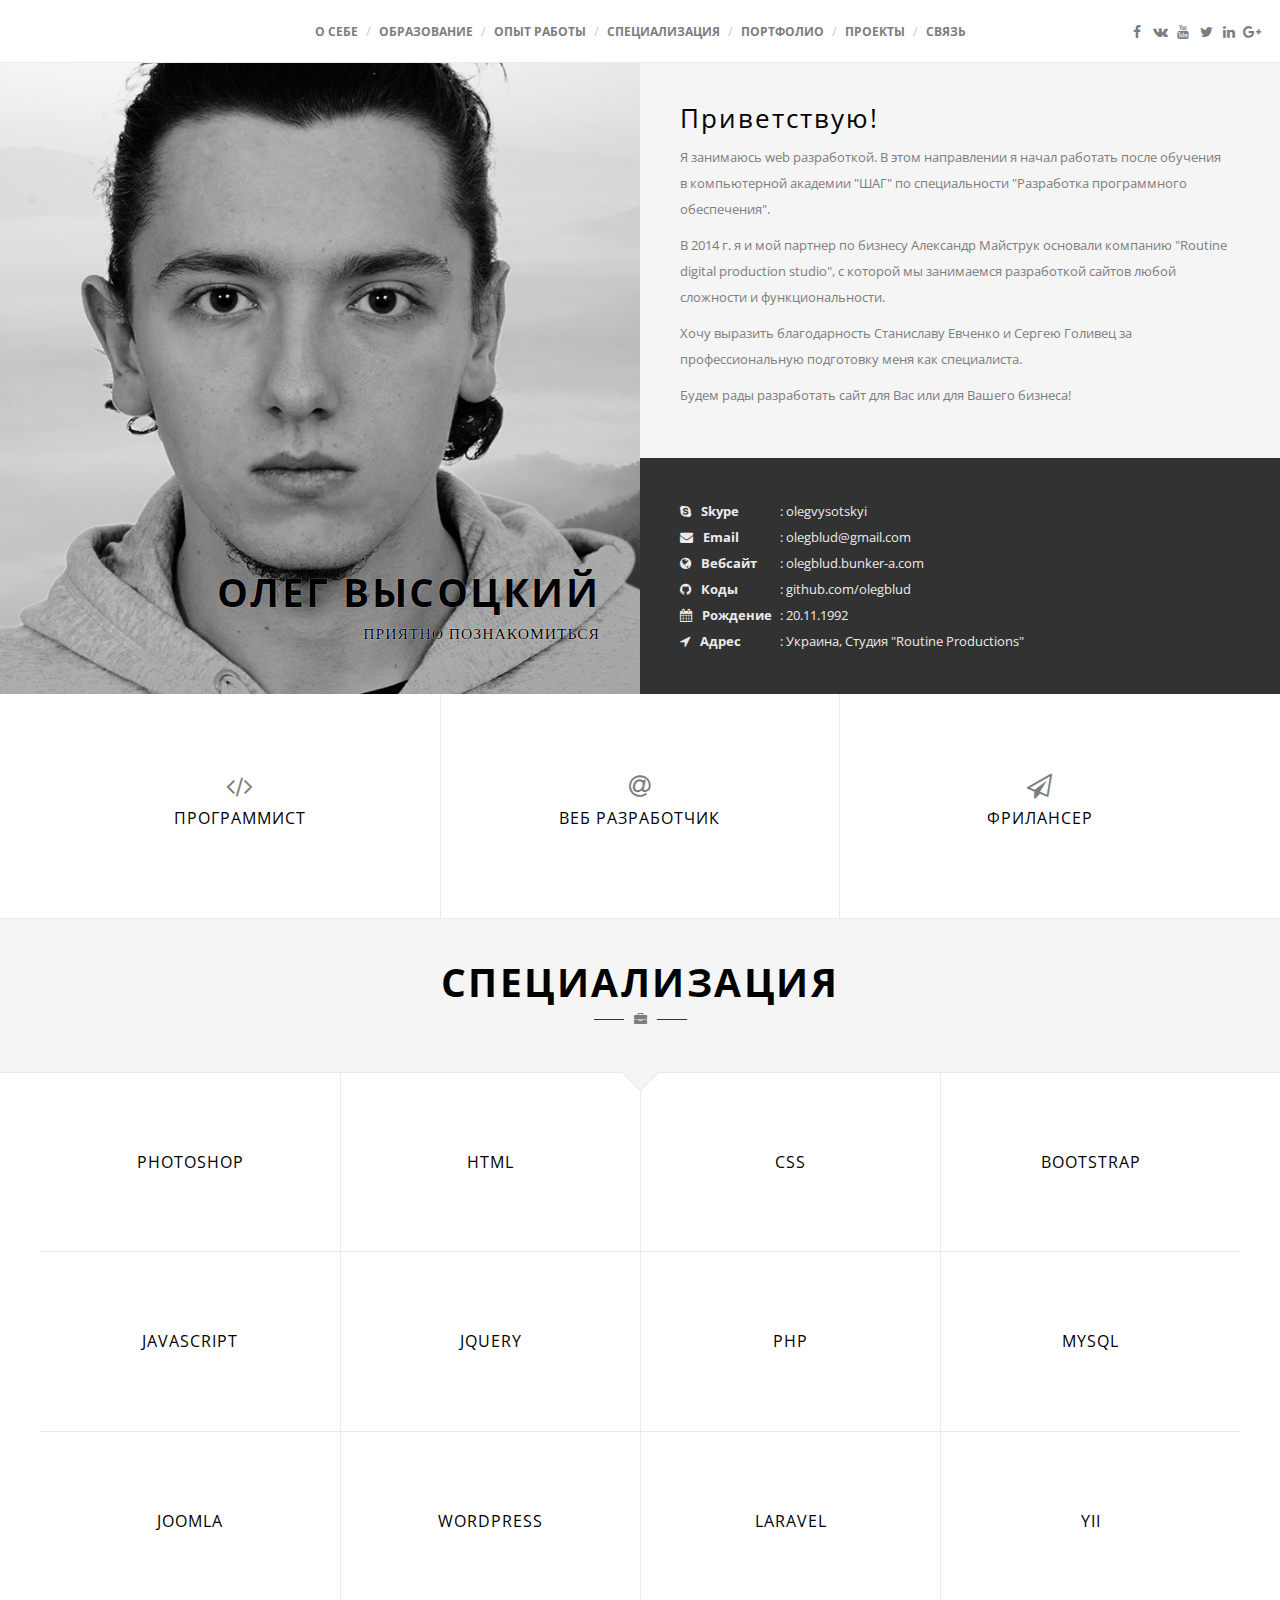
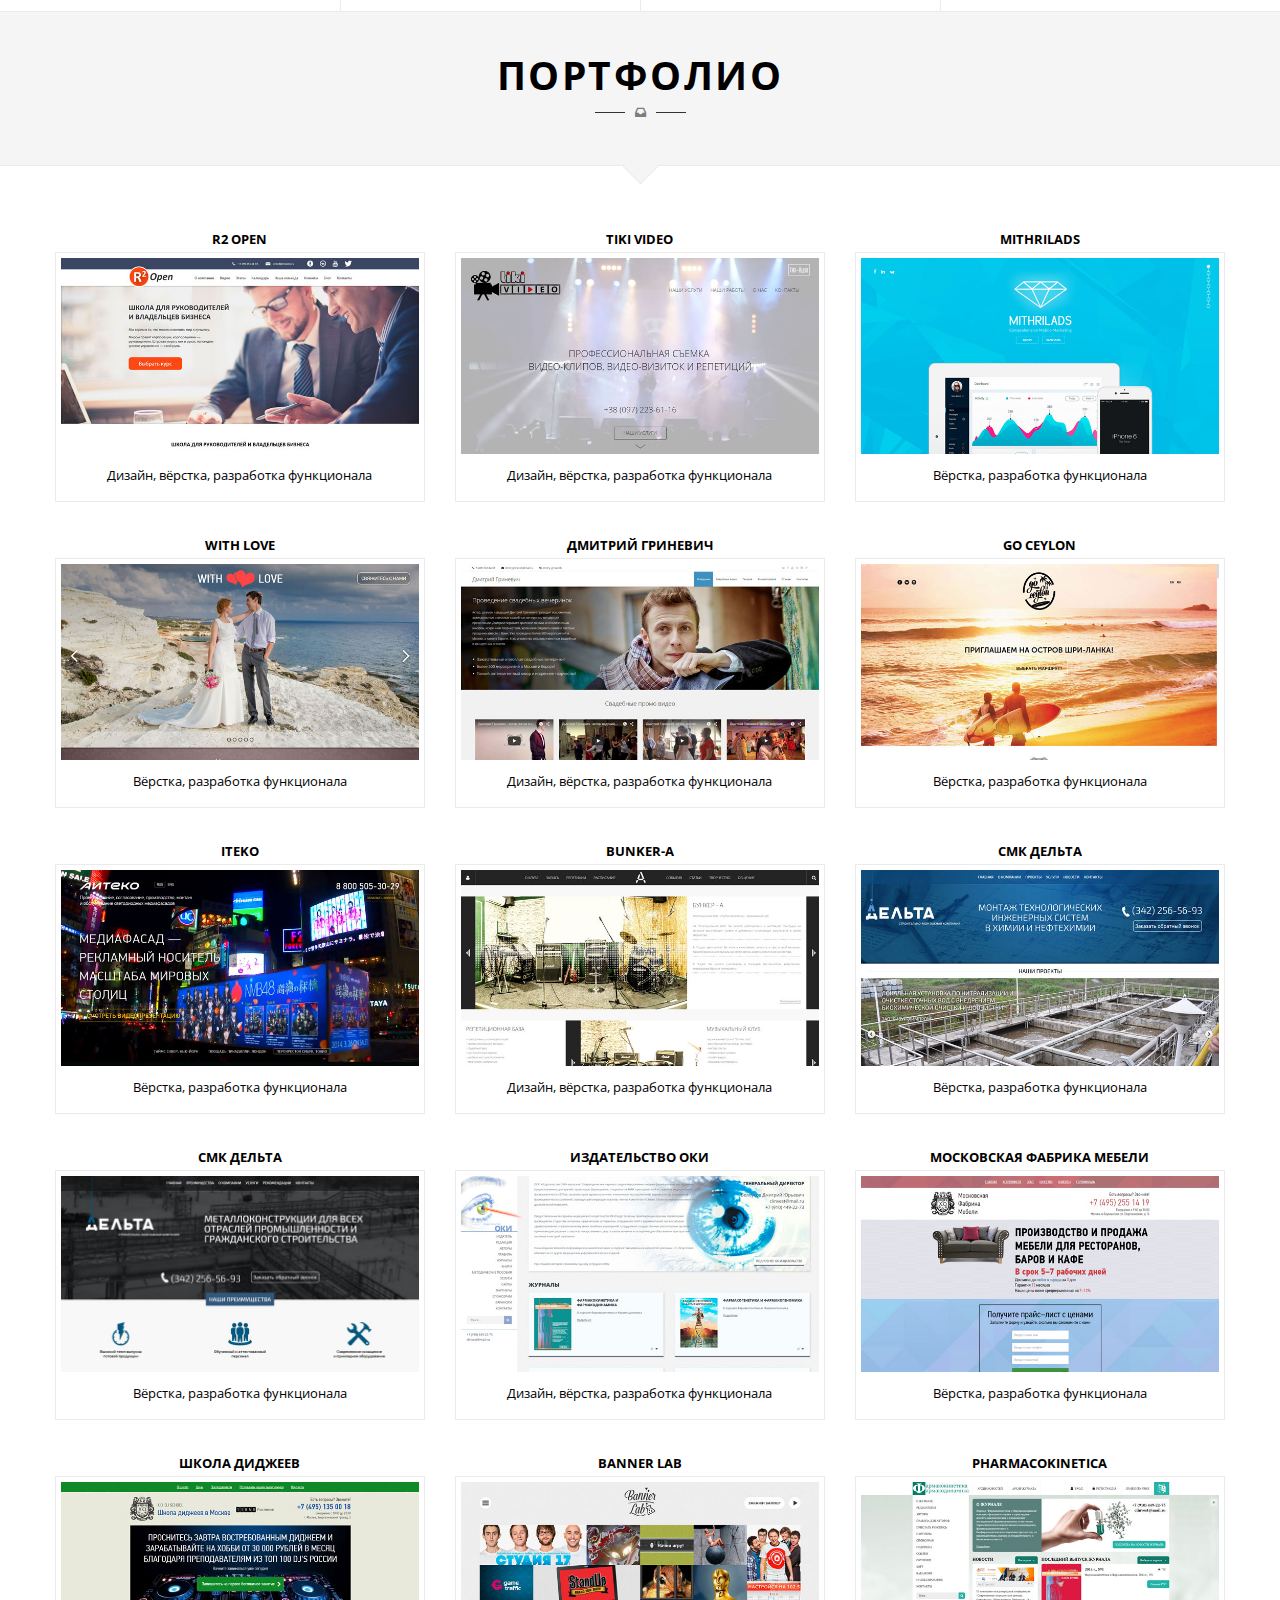
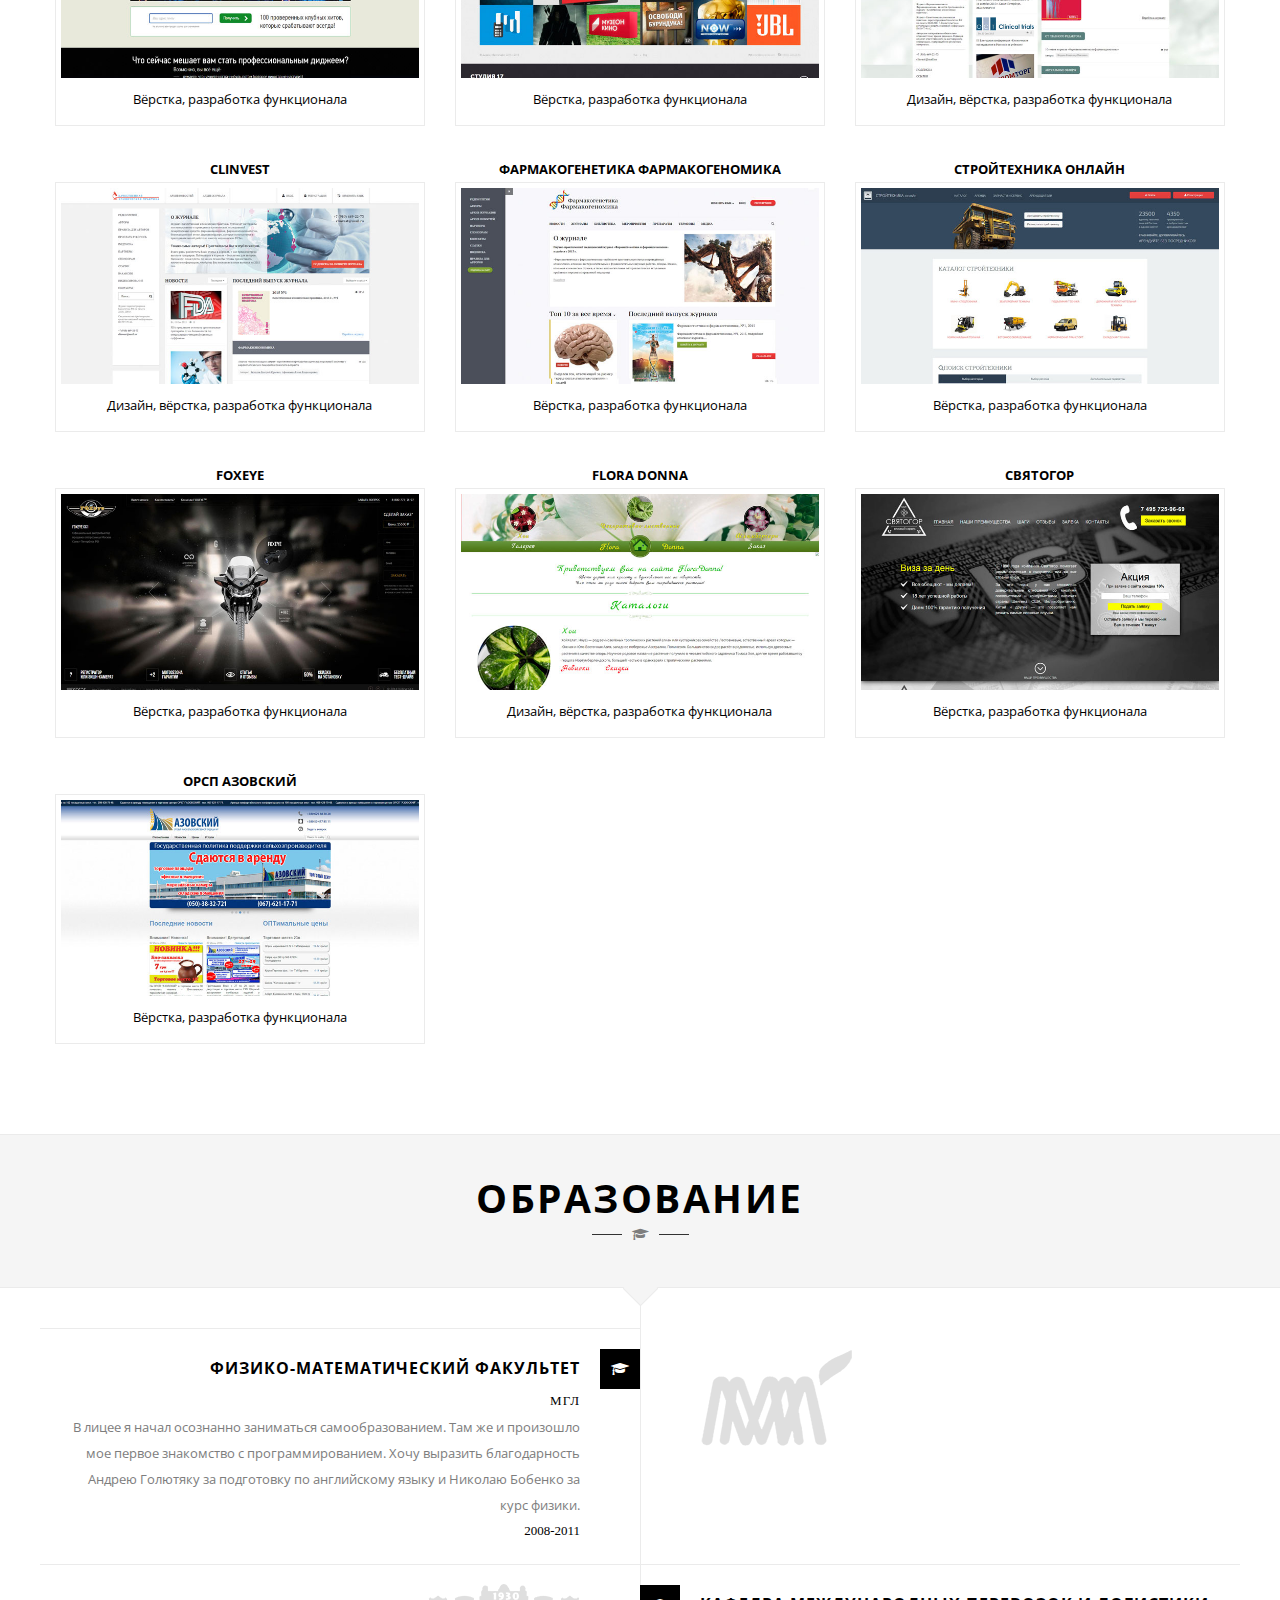
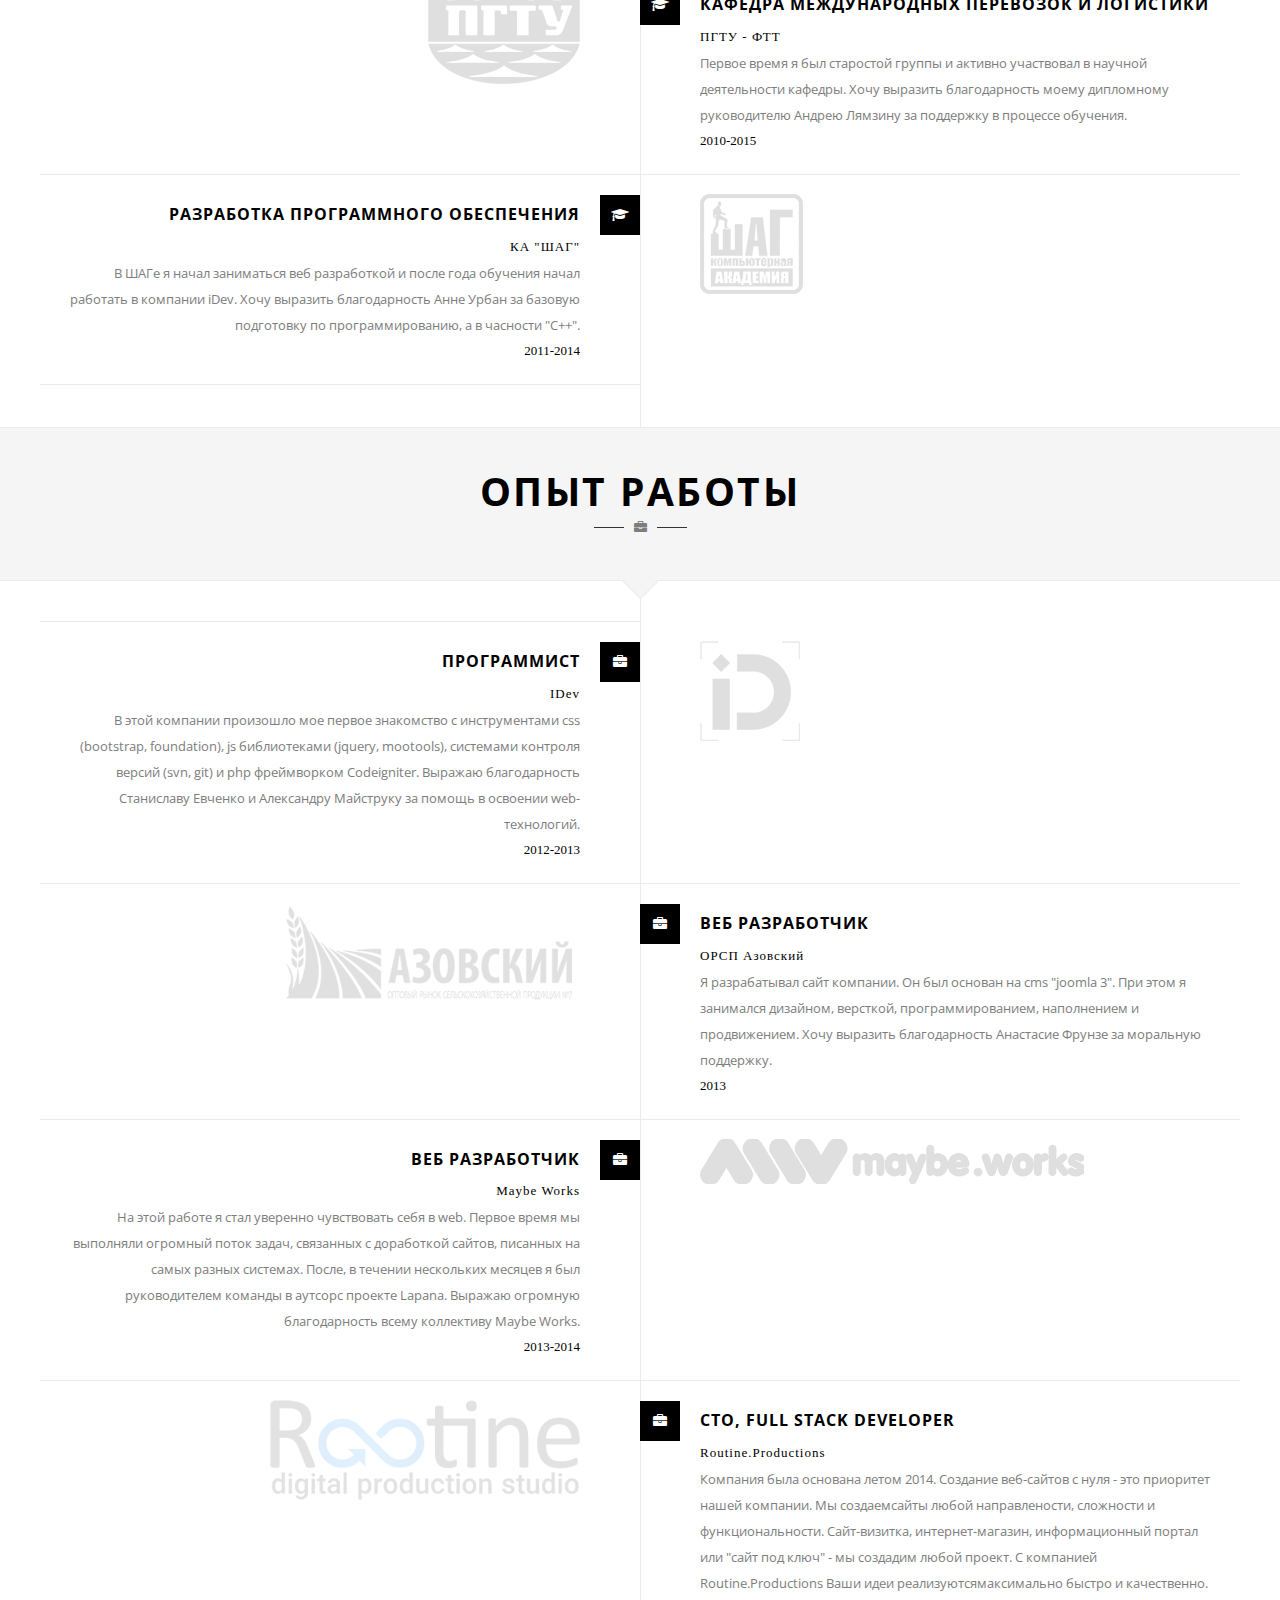
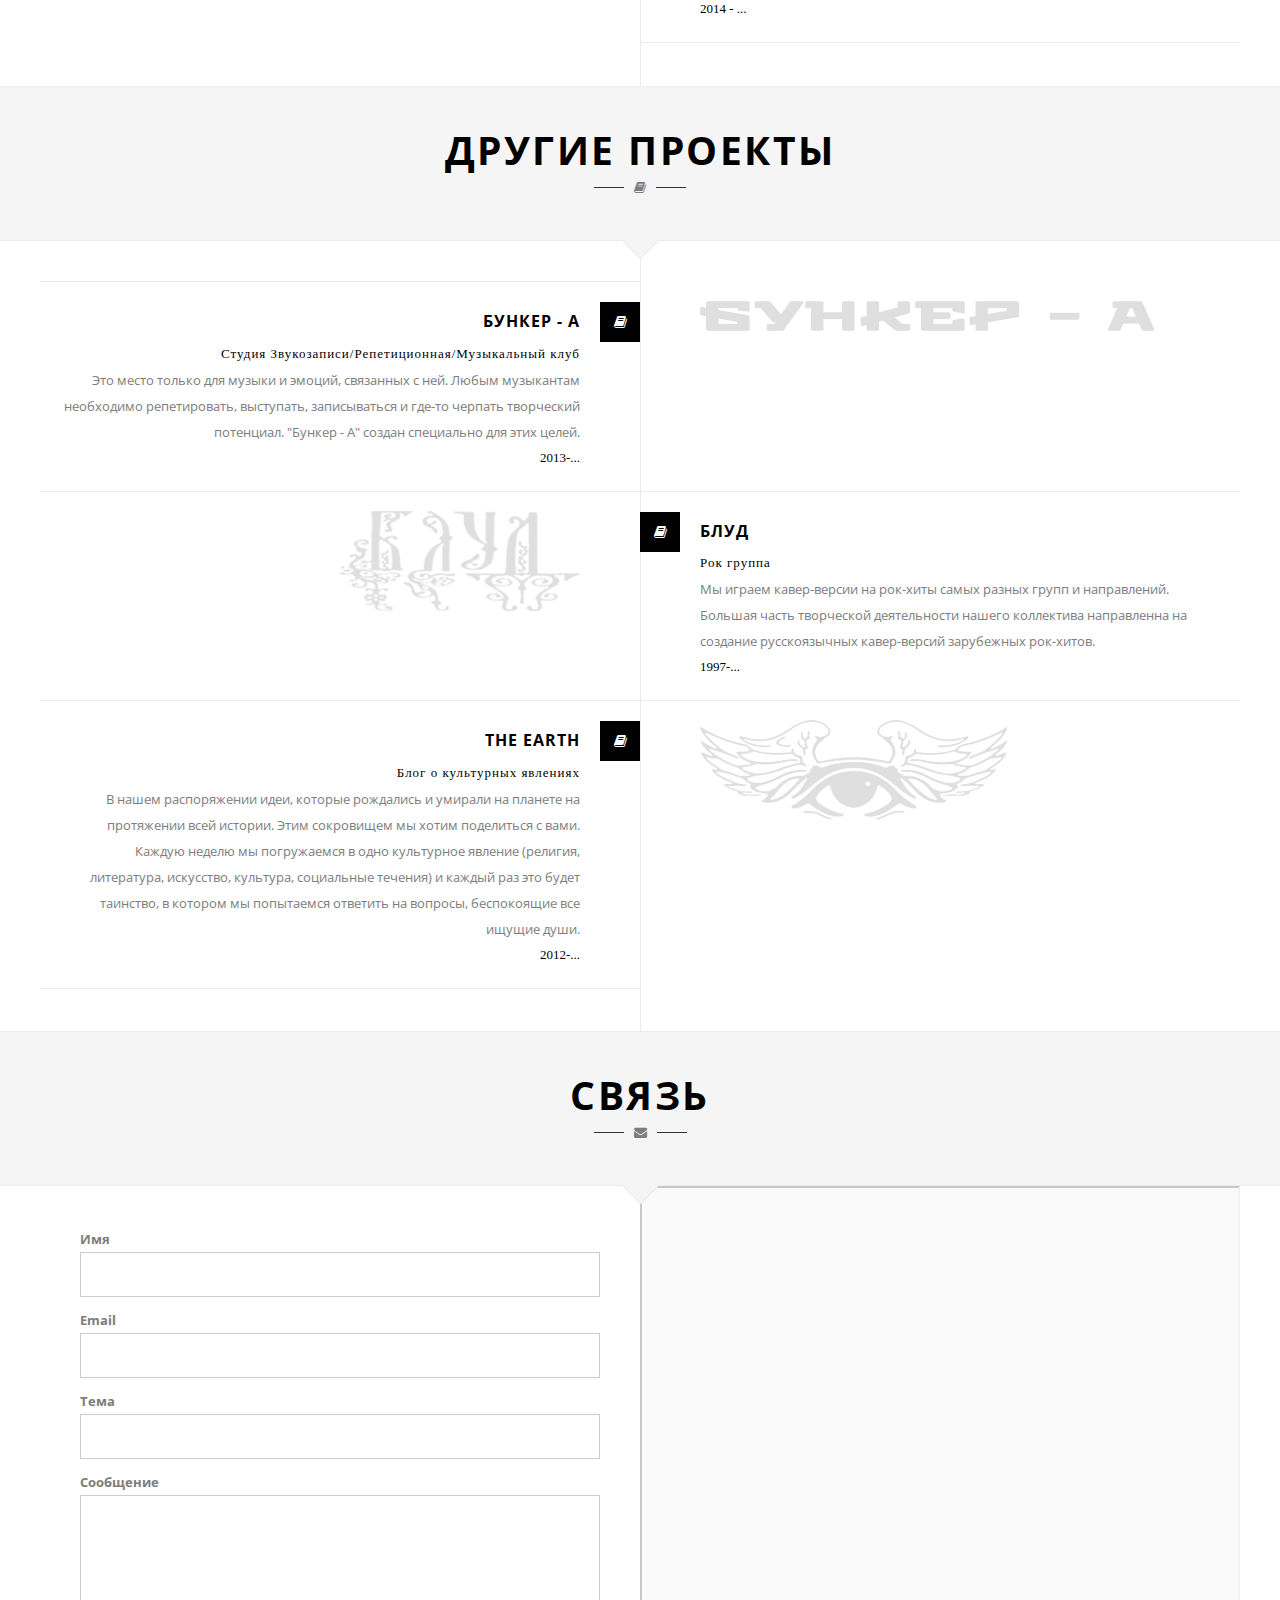
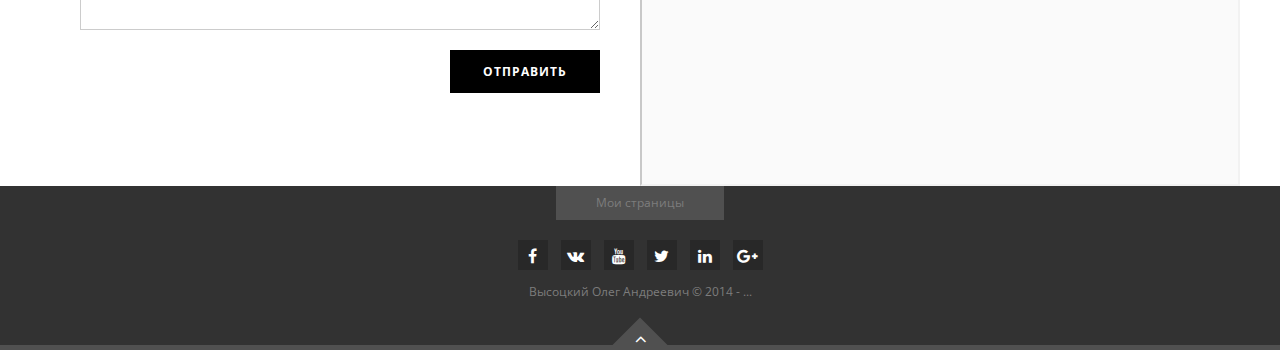
<file: index.html>
<!DOCTYPE html>
<html lang='ru'>


<head>
    <title>Высоцкий Олег Андреевич</title>
    <base href="/">

    <meta name="webmoney" content="0E40B856-AB67-412B-B832-A43423D498AB"/>
    <meta name="Description" content="Резюме веб разработчика Олега Высоцкого.">
    <meta name="Keywords" content="резюме, веб разработчик, olegblud, дизайн, html, bootstrap, laravel, yii, php, css">

    <link rel="stylesheet" href="//maxcdn.bootstrapcdn.com/font-awesome/4.3.0/css/font-awesome.min.css">
    <link rel="stylesheet" href="css/keyframes.css"/>
    <link rel="stylesheet" href="css/jquery.window.css"/>
    <link rel="stylesheet" href="css/index.css"/>
    <link rel="stylesheet" href="css/media.css"/>
    <meta charset="utf-8">
    <meta name="viewport" content="width=device-width, initial-scale=1.0">

    <link rel="icon" type="image/png" href="images/fav.png"/>
    <link rel="apple-touch-icon" href="images/fav.png"/>

    <!--[if lt IE 9]>
    <script src="js/ie8/respond.js"></script>
    <script src="js/ie8/html5shiv.js"></script>
    <link rel="stylesheet" href="css/ie8.css"/>
    <![endif]-->

    <!--[if lt IE 8]>
    <script type="text/javascript">
        window.location = "old.html";
    </script>
    <![endif]-->


</head>
<body data-page="home">

<div class="Pre-Loading">
    <div class="Round-First">
        <div class="Round-Second"></div>
    </div>
</div>

<!-- Main -->

<div class="Main">

    <div class="Section-Title-Wrapper" id="home">
        <div class="Section-Title">
            <div class="Wrapper-Hello">
                <div class="Hello">Здравствуйте</div>
            </div>

            <div class="Vertical">
                <h1 class="Name">Я Олег Высоцкий</h1>

                <h2 class="Profession"><span>Веб Разработчик</span><i>_</i></h2>

                <div class="Wrapper-Lang">
                    <a href="en.html"><span class="Lang">EN</span></a>
                </div>
            </div>
        </div>
    </div>


    <!-- Menu -->

    <nav class="Menu">
        <div></div>
        <ul class="Sections">
            <li><a href="#about">О себе</a></li>
            <li><a href="#education">Образование</a></li>
            <li><a href="#experience">Опыт работы</a></li>
            <li><a href="#skills">Специализация</a></li>
            <li><a href="#portfolio">Портфолио</a></li>
            <li><a href="#projects">Проекты</a></li>
            <li><a href="#connect">Связь</a></li>
        </ul>
        <ul class="Social">
            <li class="Facebook"><a href="http://facebook.com/olegblud" target="_blank"><i
                    class="fa fa-facebook"></i></a>
            </li>
            <li class="VK"><a href="http://vk.com/olegblud" target="_blank"><i class="fa fa-vk"></i></a></li>
            <li class="YouTube"><a href="http://youtube.com/channel/UC4YqtB_Dysr6ApG2BomVHww" target="_blank"><i
                    class="fa fa-youtube"></i></a></li>
            <li class="Twitter"><a href="http://twitter.com/legblud" target="_blank"><i class="fa fa-twitter"></i></a>
            </li>
            <li class="LinkedIn"><a href="http://linkedin.com/in/olegblud" target="_blank"><i
                    class="fa fa-linkedin"></i></a></li>
            <li class="GooglePlus"><a href="https://plus.google.com/108062069659321941907" target="_blank"><i
                    class="fa fa-google-plus"></i></a></li>
        </ul>
    </nav>


    <div class="Content-Wrapper">


        <!-- About -->

        <div class="Section-About" id="about">

            <div class="Portrait" title="Высоцкий Олег Андреевич">
                <div class="Overfly">
                    <div class="Overfly-Content">
                        <h4 class="Name">Олег Высоцкий</h4>
                        <blockquote>Приятно познакомиться</blockquote>
                    </div>
                </div>
            </div>

            <div class="Info">
                <div class="Some-Words">
                    <h4>Приветствую!</h4>

                    <p>
                        Я занимаюсь web разработкой. В этом направлении я начал работать после обучения в компьютерной
                        академии "ШАГ" по специальности "Разработка программного обеспечения".
                    </p>

                    <p>
                        В 2014 г. я и мой партнер по бизнесу Александр Майструк основали компанию "Routine digital production studio", с которой мы занимаемся разработкой сайтов любой
                        сложности и функциональности.
                    </p>

                    <p>
                        Хочу выразить благодарность Станиславу Евченко и Сергею Голивец за профессиональную подготовку
                        меня как специалиста.
                    </p>

                    <p>
                        Будем рады разработать сайт для Вас или для Вашего бизнеса!
                    </p>
                </div>

                <div class="Contacts">
                    <ul>
                        <li><b><i class="fa fa-skype"></i>Skype</b>: olegvysotskyi</li>
                        <li><b><i class="fa fa-envelope"></i>Email</b>: olegblud@gmail.com</li>
                        <li><b><i class="fa fa-globe"></i>Вебсайт</b>: <a href="http://olegblud.github.io/">olegblud.bunker-a.com</a>
                        </li>
                        <li><b><i class="fa fa-github"></i>Коды</b>: <a href="http://github.com/olegblud/">github.com/olegblud</a>
                        </li>
                        <li><b><i class="fa fa-calendar"></i>Рождение</b>: 20.11.1992</li>
                        <li><b><i class="fa fa-location-arrow"></i>Адрес</b>: Украина, Студия "Routine Productions"
                        </li>

                    </ul>
                </div>

            </div>
        </div>

        <!-- Services -->

        <div class="Section-Services">

            <div class="Service">
                <i class="fa fa-code"></i>
                <h5>Программист</h5>
            </div>

            <div class="Service Middle">
                <i class="fa fa-at"></i>

                <h5 class="Icon">Веб разработчик</h5>
            </div>

            <div class="Service">
                <i class="fa fa-paper-plane-o"></i>

                <h5 class="Icon">Фрилансер</h5>
            </div>
        </div>

        <!-- Skills -->


        <div class="Header-Wrapper" id="skills">
            <header>
                <h2>Специализация</h2>

                <div class="Header-Icon">
                    <i class="fa fa-briefcase"></i>
                </div>
            </header>
        </div>

        <div class="Section-Skills">
            <div class="Skill First-Item">PHOTOSHOP</div>
            <div class="Skill">HTML</div>
            <div class="Skill">CSS</div>
            <div class="Skill">BOOTSTRAP</div>
            <div class="Skill First-Item">JAVASCRIPT</div>
            <div class="Skill">JQUERY</div>
            <div class="Skill">PHP</div>
            <div class="Skill">MYSQL</div>
            <div class="Skill First-Item Last-Row">JOOMLA</div>
            <div class="Skill Last-Row">WORDPRESS</div>
            <div class="Skill Last-Row">LARAVEL</div>
            <div class="Skill Last-Row">YII</div>
        </div>

        <!-- Portfolio -->

        <div class="Header-Wrapper" id="portfolio">
            <header>
                <h2>Портфолио</h2>

                <div class="Header-Icon">
                    <i class="fa fa-inbox"></i>
                </div>
            </header>
        </div>

        <div class="Portfolio">


            <div class="Portfolio-Item-Box">
                <p class="Portfolio-Item-Head">R2 Open</p>

                <div class="Portfolio-Item">
                    <div class="Portfolio-Item-Image">
                        <img src="pictures/portfolio/thumb/r2open-sm.jpg" alt="R2 Open"/>

                        <div class="Portfolio-Title">Дизайн, вёрстка, разработка функционала</div>
                        <div class="Portfolio-Lightbox" data-img-src="pictures/portfolio/r2open-big.jpg"><i
                                class="fa fa-search-plus"></i></div>
                        <a target="_blank" href="http://r2open.bunker-a.com">
                            <div class="Portfolio-Link"><i class="fa fa-link"></i></div>
                        </a>
                    </div>
                </div>
            </div>
            <div class="Portfolio-Item-Box">
                <p class="Portfolio-Item-Head">tiki video</p>

                <div class="Portfolio-Item">
                    <div class="Portfolio-Item-Image">
                        <img src="pictures/portfolio/thumb/Tiki-sm.jpg" alt="tiki video"/>

                        <div class="Portfolio-Title">Дизайн, вёрстка, разработка функционала</div>
                        <div class="Portfolio-Lightbox" data-img-src="pictures/portfolio/Tiki-big.jpg"><i
                                class="fa fa-search-plus"></i></div>
                        <a target="_blank" href="http://tiki-video.bunker-a.com">
                            <div class="Portfolio-Link"><i class="fa fa-link"></i></div>
                        </a>
                    </div>
                </div>
            </div>
            <div class="Portfolio-Item-Box">
                <p class="Portfolio-Item-Head">Mithrilads</p>

                <div class="Portfolio-Item">
                    <div class="Portfolio-Item-Image">
                        <img src="pictures/portfolio/thumb/Mi-sm.jpg" alt="Mithrilads"/>

                        <div class="Portfolio-Title">Вёрстка, разработка функционала</div>
                        <div class="Portfolio-Lightbox" data-img-src="pictures/portfolio/Mi-big.jpg"><i
                                class="fa fa-search-plus"></i></div>
                        <a target="_blank" href="http://mithrilads.bunker-a.com">
                            <div class="Portfolio-Link"><i class="fa fa-link"></i></div>
                        </a>
                    </div>
                </div>
            </div>
            <div class="Portfolio-Item-Box">
                <p class="Portfolio-Item-Head">With Love</p>

                <div class="Portfolio-Item">
                    <div class="Portfolio-Item-Image">
                        <img src="pictures/portfolio/thumb/with-love-sm.jpg" alt="With Love"/>

                        <div class="Portfolio-Title">Вёрстка, разработка функционала</div>
                        <div class="Portfolio-Lightbox" data-img-src="pictures/portfolio/with-love-big.jpg"><i
                                class="fa fa-search-plus"></i></div>
                        <a target="_blank" href="http://with-love.bunker-a.com">
                            <div class="Portfolio-Link"><i class="fa fa-link"></i></div>
                        </a>
                    </div>
                </div>
            </div>
            <div class="Portfolio-Item-Box">
                <p class="Portfolio-Item-Head">Дмитрий Гриневич</p>

                <div class="Portfolio-Item">
                    <div class="Portfolio-Item-Image">
                        <img src="pictures/portfolio/thumb/dmitrygrinevich-sm.jpg" alt="Дмитрий Гриневич"/>

                        <div class="Portfolio-Title">Дизайн, вёрстка, разработка функционала</div>
                        <div class="Portfolio-Lightbox" data-img-src="pictures/portfolio/dmitrygrinevich-big.jpg"><i
                                class="fa fa-search-plus"></i></div>
                        <a target="_blank" href="http://dmitrygrinevich.bunker-a.com">
                            <div class="Portfolio-Link"><i class="fa fa-link"></i></div>
                        </a>
                    </div>
                </div>
            </div>
            <div class="Portfolio-Item-Box">
                <p class="Portfolio-Item-Head">Go Ceylon</p>

                <div class="Portfolio-Item">
                    <div class="Portfolio-Item-Image">
                        <img src="pictures/portfolio/thumb/goceylon-sm.jpg" alt="Go Ceylon"/>

                        <div class="Portfolio-Title">Вёрстка, разработка функционала</div>
                        <div class="Portfolio-Lightbox" data-img-src="pictures/portfolio/goceylon-big.jpg"><i
                                class="fa fa-search-plus"></i></div>
                        <a target="_blank" href="http://goceylon.ru">
                            <div class="Portfolio-Link"><i class="fa fa-link"></i></div>
                        </a>
                    </div>
                </div>
            </div>
            <div class="Portfolio-Item-Box">
                <p class="Portfolio-Item-Head">Iteko</p>

                <div class="Portfolio-Item">
                    <div class="Portfolio-Item-Image">
                        <img src="pictures/portfolio/thumb/Iteco-sm.jpg" alt="Iteko"/>

                        <div class="Portfolio-Title">Вёрстка, разработка функционала</div>
                        <div class="Portfolio-Lightbox" data-img-src="pictures/portfolio/Iteco-big.jpg"><i
                                class="fa fa-search-plus"></i></div>
                        <a target="_blank" href="http://www.fasade.media/">
                            <div class="Portfolio-Link"><i class="fa fa-link"></i></div>
                        </a>
                    </div>
                </div>
            </div>
            <div class="Portfolio-Item-Box">
                <p class="Portfolio-Item-Head">Bunker-A</p>

                <div class="Portfolio-Item">
                    <div class="Portfolio-Item-Image">
                        <img src="pictures/portfolio/thumb/bunker-a-sm.jpg" alt="Bunker-A"/>

                        <div class="Portfolio-Title">Дизайн, вёрстка, разработка функционала</div>
                        <div class="Portfolio-Lightbox" data-img-src="pictures/portfolio/bunker-a-big.jpg"><i
                                class="fa fa-search-plus"></i></div>
                        <a target="_blank" href="http://bunker-a.com">
                            <div class="Portfolio-Link"><i class="fa fa-link"></i></div>
                        </a>
                    </div>
                </div>
            </div>
            <div class="Portfolio-Item-Box">
                <p class="Portfolio-Item-Head">СМК Дельта</p>

                <div class="Portfolio-Item">
                    <div class="Portfolio-Item-Image">
                        <img src="pictures/portfolio/thumb/cmk-delta-sm.jpg" alt="СМК Дельта"/>

                        <div class="Portfolio-Title">Вёрстка, разработка функционала</div>
                        <div class="Portfolio-Lightbox" data-img-src="pictures/portfolio/cmk-delta-big.jpg"><i
                                class="fa fa-search-plus"></i></div>
                        <a target="_blank" href="http://cmk-delta.su">
                            <div class="Portfolio-Link"><i class="fa fa-link"></i></div>
                        </a>
                    </div>
                </div>
            </div>
            <div class="Portfolio-Item-Box">
                <p class="Portfolio-Item-Head">СМК Дельта</p>

                <div class="Portfolio-Item">
                    <div class="Portfolio-Item-Image">
                        <img src="pictures/portfolio/thumb/cmk-delta-met-sm.jpg" alt="СМК Дельта"/>

                        <div class="Portfolio-Title">Вёрстка, разработка функционала</div>
                        <div class="Portfolio-Lightbox" data-img-src="pictures/portfolio/cmk-delta-met-big.jpg"><i
                                class="fa fa-search-plus"></i></div>
                        <a target="_blank" href="http://смк-дельта.рф">
                            <div class="Portfolio-Link"><i class="fa fa-link"></i></div>
                        </a>
                    </div>
                </div>
            </div>
            <div class="Portfolio-Item-Box">
                <p class="Portfolio-Item-Head">Издательство ОКИ</p>

                <div class="Portfolio-Item">
                    <div class="Portfolio-Item-Image">
                        <img src="pictures/portfolio/thumb/izdat-oki-sm.jpg" alt="Издательство ОКИ"/>

                        <div class="Portfolio-Title">Дизайн, вёрстка, разработка функционала</div>
                        <div class="Portfolio-Lightbox" data-img-src="pictures/portfolio/izdat-oki-big.jpg"><i
                                class="fa fa-search-plus"></i></div>
                        <a target="_blank" href="http://izdat-oki.ru/">
                            <div class="Portfolio-Link"><i class="fa fa-link"></i></div>
                        </a>
                    </div>
                </div>
            </div>
            <div class="Portfolio-Item-Box">
                <p class="Portfolio-Item-Head">Московская Фабрика Мебели</p>

                <div class="Portfolio-Item">
                    <div class="Portfolio-Item-Image">
                        <img src="pictures/portfolio/thumb/mebel-dlya-kafe-sm.jpg" alt="Московская Фабрика Мебели"/>

                        <div class="Portfolio-Title">Вёрстка, разработка функционала</div>
                        <div class="Portfolio-Lightbox" data-img-src="pictures/portfolio/mebel-dlya-kafe-big.jpg"><i
                                class="fa fa-search-plus"></i></div>
                        <a target="_blank" href="http://mebel-dlya-kafe.ru">
                            <div class="Portfolio-Link"><i class="fa fa-link"></i></div>
                        </a>
                    </div>
                </div>
            </div>
            <div class="Portfolio-Item-Box">
                <p class="Portfolio-Item-Head">Школа Диджеев</p>

                <div class="Portfolio-Item">
                    <div class="Portfolio-Item-Image">
                        <img src="pictures/portfolio/thumb/xodj-sm.jpg" alt="Школа Диджеев"/>

                        <div class="Portfolio-Title">Вёрстка, разработка функционала</div>
                        <div class="Portfolio-Lightbox" data-img-src="pictures/portfolio/xodj-big.jpg"><i
                                class="fa fa-search-plus"></i></div>
                        <a target="_blank" href="http://xodj.ru">
                            <div class="Portfolio-Link"><i class="fa fa-link"></i></div>
                        </a>
                    </div>
                </div>
            </div>
            <div class="Portfolio-Item-Box">
                <p class="Portfolio-Item-Head">Banner Lab</p>

                <div class="Portfolio-Item">
                    <div class="Portfolio-Item-Image">
                        <img src="pictures/portfolio/thumb/banner-lab-sm.jpg" alt="Banner Lab"/>

                        <div class="Portfolio-Title">Вёрстка, разработка функционала</div>
                        <div class="Portfolio-Lightbox" data-img-src="pictures/portfolio/banner-lab-big.jpg"><i
                                class="fa fa-search-plus"></i></div>
                        <a target="_blank" href="http://banner-lab.com">
                            <div class="Portfolio-Link"><i class="fa fa-link"></i></div>
                        </a>
                    </div>
                </div>
            </div>
            <div class="Portfolio-Item-Box">
                <p class="Portfolio-Item-Head">pharmacokinetica</p>

                <div class="Portfolio-Item">
                    <div class="Portfolio-Item-Image">
                        <img src="pictures/portfolio/thumb/pharmacokinetica-sm.jpg"
                             alt="Фармакокинетика Фармакодинамика"/>

                        <div class="Portfolio-Title">Дизайн, вёрстка, разработка функционала</div>
                        <div class="Portfolio-Lightbox" data-img-src="pictures/portfolio/pharmacokinetica-big.jpg"><i
                                class="fa fa-search-plus"></i></div>
                        <a target="_blank" href="http://pharmacokinetica.ru">
                            <div class="Portfolio-Link"><i class="fa fa-link"></i></div>
                        </a>
                    </div>
                </div>
            </div>
            <div class="Portfolio-Item-Box">
                <p class="Portfolio-Item-Head">clinvest</p>

                <div class="Portfolio-Item">
                    <div class="Portfolio-Item-Image">
                        <img src="pictures/portfolio/thumb/clinvest-sm.jpg" alt="Clinvest"/>

                        <div class="Portfolio-Title">Дизайн, вёрстка, разработка функционала</div>
                        <div class="Portfolio-Lightbox" data-img-src="pictures/portfolio/clinvest.jpg"><i
                                class="fa fa-search-plus"></i></div>
                        <a target="_blank" href="http://clinvest.ru/">
                            <div class="Portfolio-Link"><i class="fa fa-link"></i></div>
                        </a>
                    </div>
                </div>
            </div>
            <div class="Portfolio-Item-Box">
                <p class="Portfolio-Item-Head">Фармакогенетика Фармакогеномика</p>

                <div class="Portfolio-Item">
                    <div class="Portfolio-Item-Image">
                        <img src="pictures/portfolio/thumb/pharmacogenetics-pharmacogenomics-sm.jpg"
                             alt="Фармакогенетика Фармакогеномика"/>

                        <div class="Portfolio-Title">Вёрстка, разработка функционала</div>
                        <div class="Portfolio-Lightbox"
                             data-img-src="pictures/portfolio/pharmacogenetics-pharmacogenomics-big.jpg"><i
                                class="fa fa-search-plus"></i></div>
                        <a target="_blank" href="http://pharmacogenetics-pharmacogenomics.ru/">
                            <div class="Portfolio-Link"><i class="fa fa-link"></i></div>
                        </a>
                    </div>
                </div>
            </div>
            <div class="Portfolio-Item-Box">
                <p class="Portfolio-Item-Head">Стройтехника Онлайн</p>

                <div class="Portfolio-Item">
                    <div class="Portfolio-Item-Image">
                        <img src="pictures/portfolio/thumb/construction-sm.jpg" alt="Стройтехника Онлайн"/>

                        <div class="Portfolio-Title">Вёрстка, разработка функционала</div>
                        <div class="Portfolio-Lightbox" data-img-src="pictures/portfolio/techonline.jpg"><i
                                class="fa fa-search-plus"></i></div>
                        <a target="_blank" href="http://construction.bunker-a.com/">
                            <div class="Portfolio-Link"><i class="fa fa-link"></i></div>
                        </a>
                    </div>
                </div>
            </div>
            <div class="Portfolio-Item-Box">
                <p class="Portfolio-Item-Head">Foxeye</p>

                <div class="Portfolio-Item">
                    <div class="Portfolio-Item-Image">
                        <img src="pictures/portfolio/thumb/fox_sm.jpg" alt="Foxeye"/>

                        <div class="Portfolio-Title">Вёрстка, разработка функционала</div>
                        <div class="Portfolio-Lightbox" data-img-src="pictures/portfolio/fox_big.jpg"><i
                                class="fa fa-search-plus"></i></div>
                        <a target="_blank" href="http://foxeye.logic-emotions.com/">
                            <div class="Portfolio-Link"><i class="fa fa-link"></i></div>
                        </a>
                    </div>
                </div>
            </div>
            <div class="Portfolio-Item-Box">
                <p class="Portfolio-Item-Head">Flora Donna</p>

                <div class="Portfolio-Item">
                    <div class="Portfolio-Item-Image">
                        <img src="pictures/portfolio/thumb/flora-donna-sm.jpg" alt="Flora Donna"/>

                        <div class="Portfolio-Title">Дизайн, вёрстка, разработка функционала</div>
                        <div class="Portfolio-Lightbox" data-img-src="pictures/portfolio/flora-donna-big.jpg"><i
                                class="fa fa-search-plus"></i></div>
                        <a target="_blank" href="http://flora-donna.com">
                            <div class="Portfolio-Link"><i class="fa fa-link"></i></div>
                        </a>
                    </div>
                </div>
            </div>

            <div class="Portfolio-Item-Box">
                <p class="Portfolio-Item-Head">Святогор</p>

                <div class="Portfolio-Item">
                    <div class="Portfolio-Item-Image">
                        <img src="pictures/portfolio/thumb/visa-vsem-sm.jpg" alt="Визовый сервис"/>

                        <div class="Portfolio-Title">Вёрстка, разработка функционала</div>
                        <div class="Portfolio-Lightbox" data-img-src="pictures/portfolio/visa-vsem.jpg"><i
                                class="fa fa-search-plus"></i></div>
                        <a target="_blank" href="http://visa-vsem.ru/">
                            <div class="Portfolio-Link"><i class="fa fa-link"></i></div>
                        </a>
                    </div>
                </div>
            </div>
            <div class="Portfolio-Item-Box">
                <p class="Portfolio-Item-Head">ОРСП Азовский</p>

                <div class="Portfolio-Item">
                    <div class="Portfolio-Item-Image">
                        <img src="pictures/portfolio/thumb/azovsky-sm.jpg" alt="ОРСП Азоский"/>

                        <div class="Portfolio-Title">Вёрстка, разработка функционала</div>
                        <div class="Portfolio-Lightbox" data-img-src="pictures/portfolio/azovsky.jpg"><i
                                class="fa fa-search-plus"></i></div>
                        <a target="_blank" href="http://azovsky.ua/">
                            <div class="Portfolio-Link"><i class="fa fa-link"></i></div>
                        </a>
                    </div>
                </div>
            </div>
        </div>


        <!-- Education -->

        <div class="Header-Wrapper" id="education">
            <header>
                <h2>Образование</h2>

                <div class="Header-Icon">
                    <i class="fa fa-graduation-cap"></i>
                </div>
            </header>
        </div>

        <div class="Section-CV">

            <div class="CV Left">
                <div class="CVInfo">
                    <i class="fa fa-graduation-cap"></i>
                    <h5>Физико-математический факультет</h5>
                    <h6><a href="http://marlicey.com.ua/" title="Мариупольский городской лицей">МГЛ</a></h6>

                    <p>
                        В лицее я начал осознанно заниматься самообразованием. Там же и произошло мое первое знакомство
                        с
                        программированием. Хочу выразить благодарность Андрею Голютяку за подготовку по английскому
                        языку и
                        Николаю Бобенко за курс физики.</p>

                    <p class="Years">2008-2011</p>
                </div>
                <div class="Number">
                    <a href="http://marlicey.com.ua/" title="Мариупольский городской лицей"><img
                            src="pictures/education/mml_gray.png" alt="Мариупольский городской лицей"/></a>
                </div>
            </div>

            <div class="CV Right" style="top:-1px;">
                <div class="Number">
                    <a href="http://www.pstu.edu/index.php?id=180&amp;L=1"
                       title="Кафедра Международных перевозок и логистики"><img
                            src="pictures/education/pstu_gray.png" alt="ПГТУ"/></a>
                </div>
                <div class="CVInfo">
                    <i class="fa fa-graduation-cap"></i>
                    <h5>Кафедра Международных перевозок и логистики</h5>
                    <h6><a href="http://www.pstu.edu/index.php?id=180&amp;L=1"
                           title="Приазовский государственный технический университет - Факультет транспортных технологий">ПГТУ
                        - ФТТ</a></h6>

                    <p>
                        Первое время я был старостой группы и активно участвовал в научной деятельности кафедры.
                        Хочу выразить благодарность моему дипломному руководителю Андрею Лямзину за поддержку в процессе
                        обучения.
                    </p>

                    <p class="Years">2010-2015</p>
                </div>

            </div>

            <div class="CV Left" style="top:-2px;">

                <div class="CVInfo">
                    <i class="fa fa-graduation-cap"></i>
                    <h5>Разработка программного обеспечения</h5>
                    <h6><a href="http://itstep.org/" title="Компьютерная академия 'ШАГ'">КА "ШАГ"</a></h6>

                    <p>В ШАГе я начал заниматься веб разработкой и после года обучения начал работать в компании iDev.
                        Хочу выразить благодарность Анне Урбан за базовую подготовку по программированию, а в часности
                        "C++".</p>

                    <p class="Years">2011-2014</p>
                </div>
                <div class="Number">
                    <a href="http://itstep.org/" title="Компьютерная академия ШАГ"><img
                            src="pictures/education/step_gray.png"
                            alt="КА ШАГ"/></a>
                </div>
            </div>

            <p></p>
        </div>

        <!-- Experience -->

        <div class="Header-Wrapper" id="experience">
            <header>
                <h2>Опыт работы</h2>

                <div class="Header-Icon">
                    <i class="fa fa-briefcase"></i>
                </div>
            </header>
        </div>

        <div class="Section-CV">

            <div class="CV Left">
                <div class="CVInfo">
                    <i class="fa fa-briefcase"></i>
                    <h5>Программист</h5>
                    <h6><a href="https://www.facebook.com/idev.bz/">IDev</a></h6>

                    <p>В этой компании произошло мое первое знакомство с инструментами css (bootstrap, foundation), js
                        библиотеками (jquery, mootools), системами контроля версий (svn, git) и php фреймворком Codeigniter. Выражаю
                        благодарность Станиславу Евченко и Александру Майструку за помощь в освоении web-технологий.</p>

                    <p class="Years">2012-2013</p>
                </div>
                <div class="Number">
                    <a href="https://www.facebook.com/idev.bz/"><img src="pictures/work/idev_gray.png" alt="iDev"/></a>
                </div>
            </div>

            <div class="CV Right" style="top:-1px;">
                <div class="Number">
                    <a href="http://azovsky.ua/" title="ОРСП Азовский"><img src="pictures/work/azovsky_gray.png"
                                                                            alt="ОРСП Азовский"/></a>
                </div>
                <div class="CVInfo">
                    <i class="fa fa-briefcase"></i>
                    <h5>Веб разработчик</h5>

                    <h6><a href="http://azovsky.ua/" title="ОРСП Азовский">ОРСП Азовский</a></h6>

                    <p>Я разрабатывал сайт <a href="http://azovsky.ua">компании</a>.
                        Он был основан на cms "joomla 3". При этом я занимался дизайном, версткой, программированием,
                        наполнением и продвижением.
                        Хочу выразить благодарность Анастасие Фрунзе за моральную поддержку.
                    </p>

                    <p class="Years">2013</p>
                </div>
            </div>

            <div class="CV Left" style="top:-2px;">
                <div class="CVInfo">
                    <i class="fa fa-briefcase"></i>
                    <h5>Веб разработчик</h5>
                    <h6><a href="http://maybe.works/" title="Maybe Works">Maybe Works</a></h6>

                    <p>На этой работе я стал уверенно чувствовать себя в web.
                        Первое время мы выполняли огромный поток задач, связанных с доработкой сайтов, писанных на самых
                        разных
                        системах.
                        После, в течении нескольких месяцев я был руководителем команды в аутсорс проекте
                        <a href="http://lapana.ru/" title="Lapana">Lapana</a>.
                        Выражаю огромную благодарность всему коллективу Maybe Works.</p>

                    <p class="Years">2013-2014</p>
                </div>
                <div class="Number">
                    <a href="http://maybe.works/" title="Maybe Works"><img src="pictures/work/maybeworks_gray.png"
                                                                           alt="Maybe Works"/></a>
                </div>
            </div>

            <div class="CV Right" style="top:-3px;">

                <div class="Number">
                    <a href="http://routine.productions/" title="Routine.Productions">
                        <img src="/pictures/work/routine-digital-prodicition-studio.png" alt="Routine.Productions"/></a>
                </div>

                <div class="CVInfo">
                    <i class="fa fa-briefcase"></i>
                    <h5>CTO, Full stack developer</h5>
                    <h6><a href="http://routine.productions/" title="Routine.Productions">Routine.Productions</a></h6>

                    <p>Компания была основана летом 2014. Создание веб-сайтов с нуля - это приоритет нашей компании. Мы
                        создаемсайты любой направлености, сложности и функциональности. Сайт-визитка, интернет-магазин,
                        информационный портал или "сайт под ключ" - мы создадим любой проект. С компанией
                        Routine.Productions Ваши идеи реализуютсямаксимально быстро и качественно.</p>

                    <p class="Years">2014 - ...</p>
                </div>

            </div>
            <p></p>
        </div>

        <!-- Projects -->

        <div class="Header-Wrapper" id="projects">
            <header>
                <h2>Другие проекты</h2>

                <div class="Header-Icon">
                    <i class="fa fa-book"></i>
                </div>
            </header>
        </div>

        <div class="Section-CV">

            <div class="CV Left">
                <div class="CVInfo">
                    <i class="fa  fa-book"></i>
                    <h5>Бункер - А</h5>
                    <h6><a href="http://bunker-a.com/" title="Студия Звукозаписи">Студия
                        Звукозаписи/Репетиционная/Музыкальный
                        клуб</a></h6>

                    <p>Это место только для музыки и эмоций, связанных с ней. Любым музыкантам необходимо репетировать,
                        выступать, записываться и где-то черпать творческий потенциал. "Бункер - А" создан специально
                        для
                        этих целей.</p>

                    <p class="Years">2013-...</p>
                </div>
                <div class="Number">
                    <a href="http://bunker-a.com" title="Bunker - A"><img src="pictures/projects/bunker-a_gray.png"
                                                                          alt="Bunker - A"/></a>
                </div>
            </div>

            <div class="CV Right" style="top:-1px;">
                <div class="Number">
                    <a href="http://vk.com/bludmusic" title="Блуд"><img src="pictures/projects/blud_gray.png"
                                                                        alt="Блуд"/></a>
                </div>
                <div class="CVInfo">
                    <i class="fa fa-book"></i>
                    <h5>Блуд</h5>
                    <h6><a href="http://vk.com/bludmusic" title="Группа Блуд">Рок группа</a></h6>

                    <p>Мы играем кавер-версии на рок-хиты самых разных групп и направлений. Большая часть
                        творческой деятельности нашего коллектива направленна на создание русскоязычных кавер-версий
                        зарубежных
                        рок-хитов.</p>

                    <p class="Years">1997-...</p>
                </div>

            </div>

            <div class="CV Left" style="top:-2px;">

                <div class="CVInfo">
                    <i class="fa fa-book"></i>
                    <h5>The Earth</h5>
                    <h6><a href="http://vk.com/theearthproject" title="The Earth">Блог о культурных явлениях</a></h6>

                    <p>В нашем распоряжении идеи, которые рождались и умирали на планете на протяжении всей истории.
                        Этим
                        сокровищем мы хотим поделиться с вами. Каждую неделю мы погружаемся в одно культурное явление
                        (религия,
                        литература, искусство, культура, социальные течения) и каждый раз это будет таинство, в котором
                        мы
                        попытаемся ответить на вопросы, беспокоящие все ищущие души.</p>

                    <p class="Years">2012-...</p>
                </div>
                <div class="Number">
                    <a href="http://vk.com/theearthproject" title="The Earth"><img
                            src="pictures/projects/theearth_gray.png"
                            alt="The Earth"/></a>
                </div>
            </div>

            <p></p>
        </div>


        <!-- Connect -->

        <div class="Header-Wrapper" id="connect">
            <header>
                <h2>Связь</h2>

                <div class="Header-Icon">
                    <i class="fa fa-envelope"></i>
                </div>
            </header>
        </div>

        <div class="Section-Connect">

            <div class="Form">
                <form>
                    <label for="name">Имя</label>
                    <input id="name" name="name" type="text"/>
                    <label for="email">Email</label>
                    <input id="email" name="email" type="text"/>
                    <label for="subject">Тема</label>
                    <input id="subject" name="subject" type="text"/>
                    <label for="message">Сообщение</label>
                    <textarea id="message" name="message"></textarea>
                    <button>Отправить</button>
                </form>
            </div>

            <div class="Map" id="map">
                <div class="Overlay"></div>
                <iframe style="width: 100%;height: 100%"
                        src="https://mapsengine.google.com/map/embed?mid=zJaDbMIi5bXs.kfd8edqD_IY0&amp;zoom=10"></iframe>
            </div>

        </div>

        <footer>
            <div>Мои страницы</div>
            <ul class="Social">
                <li class="Facebook"><a href="http://facebook.com/olegblud" target="_blank"><i
                        class="fa fa-facebook"></i></a>
                </li>
                <li class="VK"><a href="http://vk.com/olegblud" target="_blank"><i class="fa fa-vk"></i></a></li>
                <li class="YouTube"><a href="http://youtube.com/channel/UC4YqtB_Dysr6ApG2BomVHww" target="_blank"><i
                        class="fa fa-youtube"></i></a></li>
                <li class="Twitter"><a href="http://twitter.com/legblud" target="_blank"><i
                        class="fa fa-twitter"></i></a></li>
                <li class="LinkedIn"><a href="http://linkedin.com/in/olegblud" target="_blank"><i
                        class="fa fa-linkedin"></i></a></li>
                <li class="GooglePlus"><a href="https://plus.google.com/108062069659321941907" target="_blank"><i
                        class="fa fa-google-plus"></i></a></li>
            </ul>
            <p>Высоцкий Олег Андреевич © 2014 - ...</p>
            <a href="#home" class="Home"><i class="fa fa-angle-up"></i></a>
        </footer>


    </div>
</div>


<!-- Scripts -->

<script src="js/libs/jquery-1.11.2.min.js"></script>
<script src="js/jquery.window.js"></script>
<script src="js/index.js"></script>

</body>
</html>
</file>
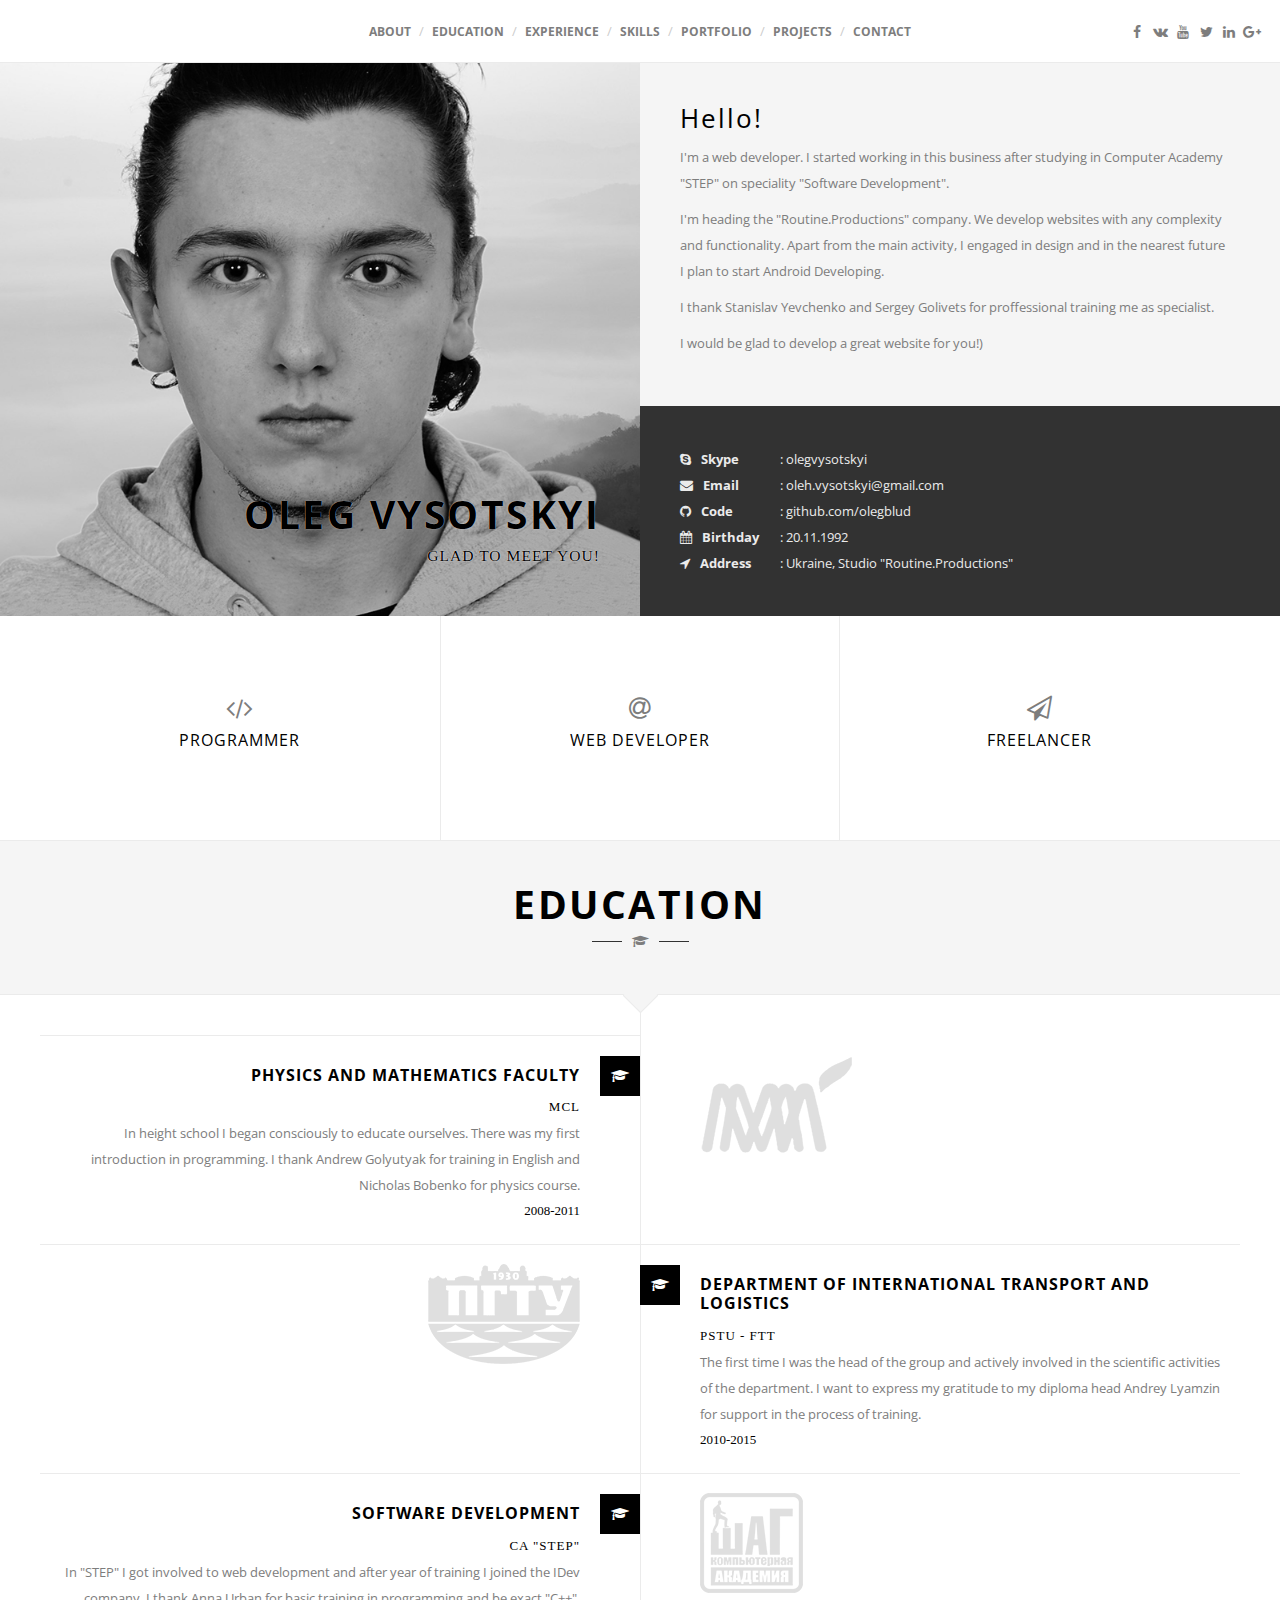
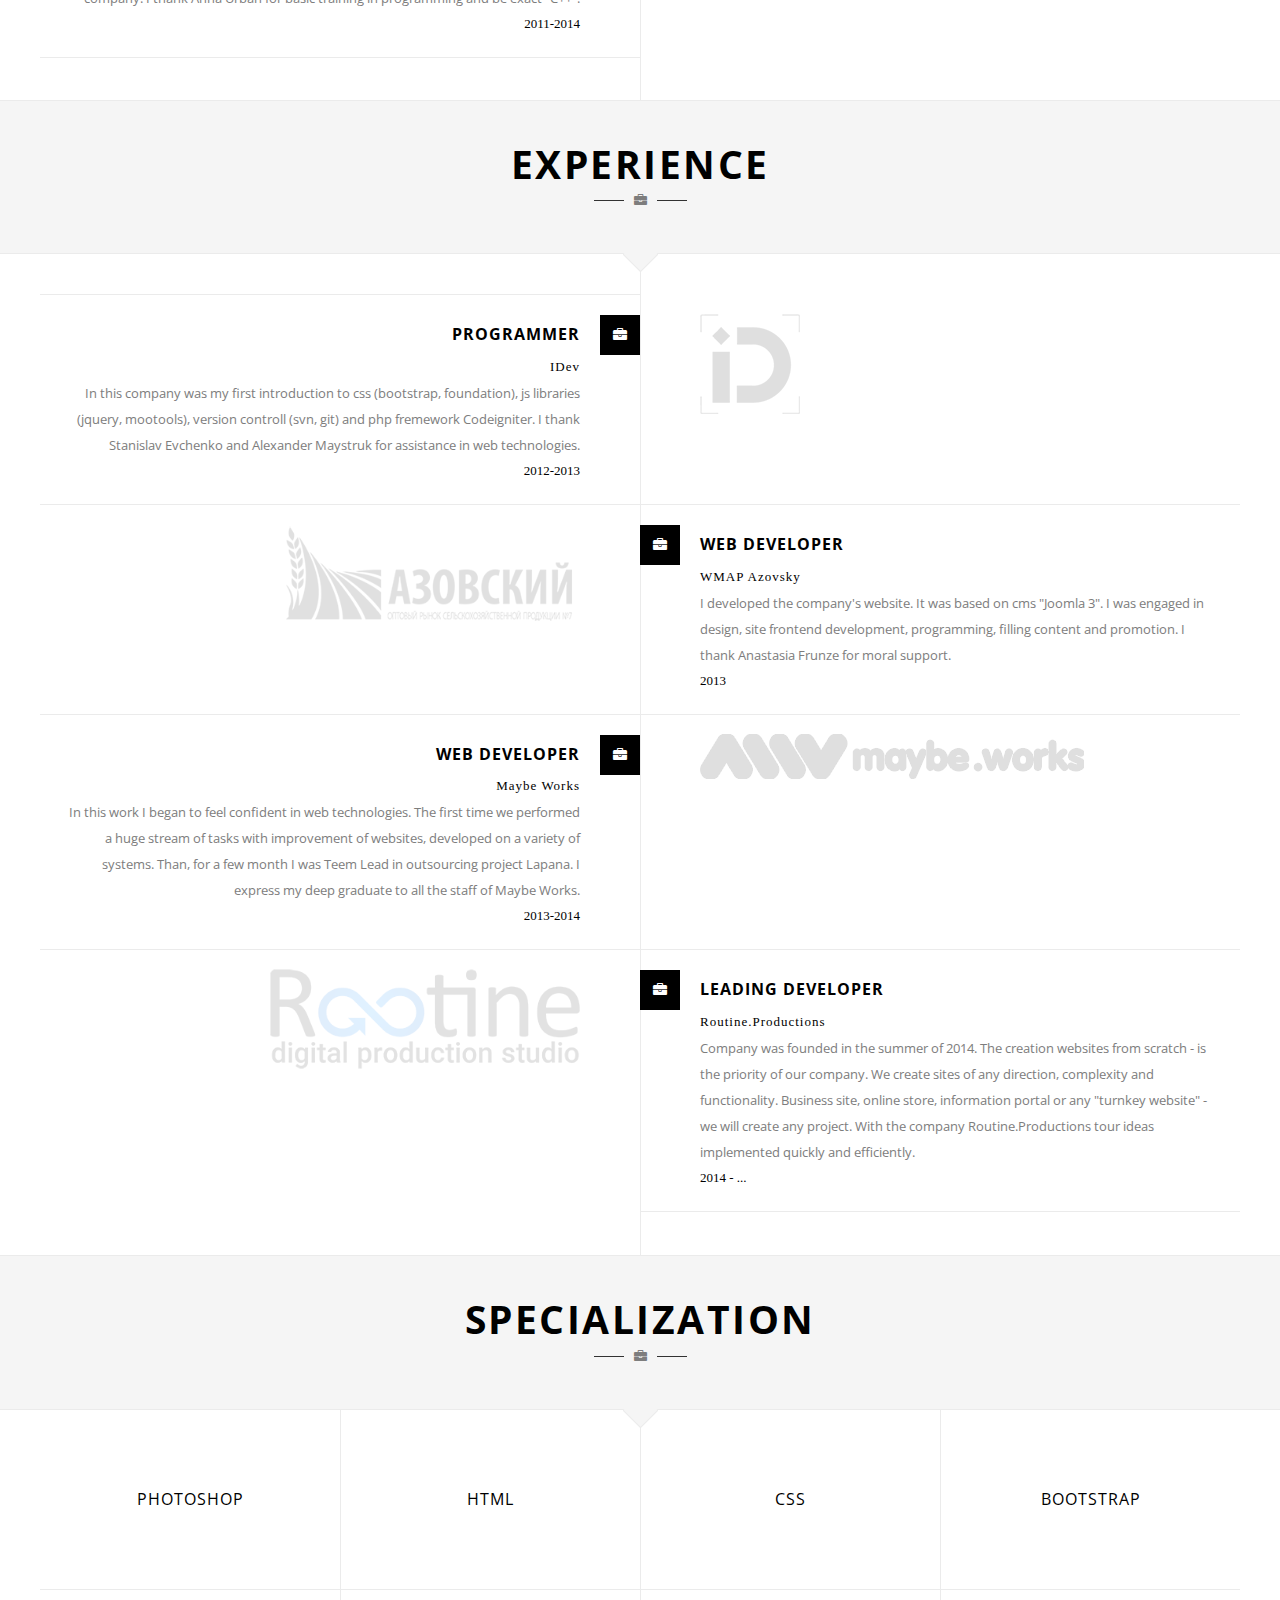
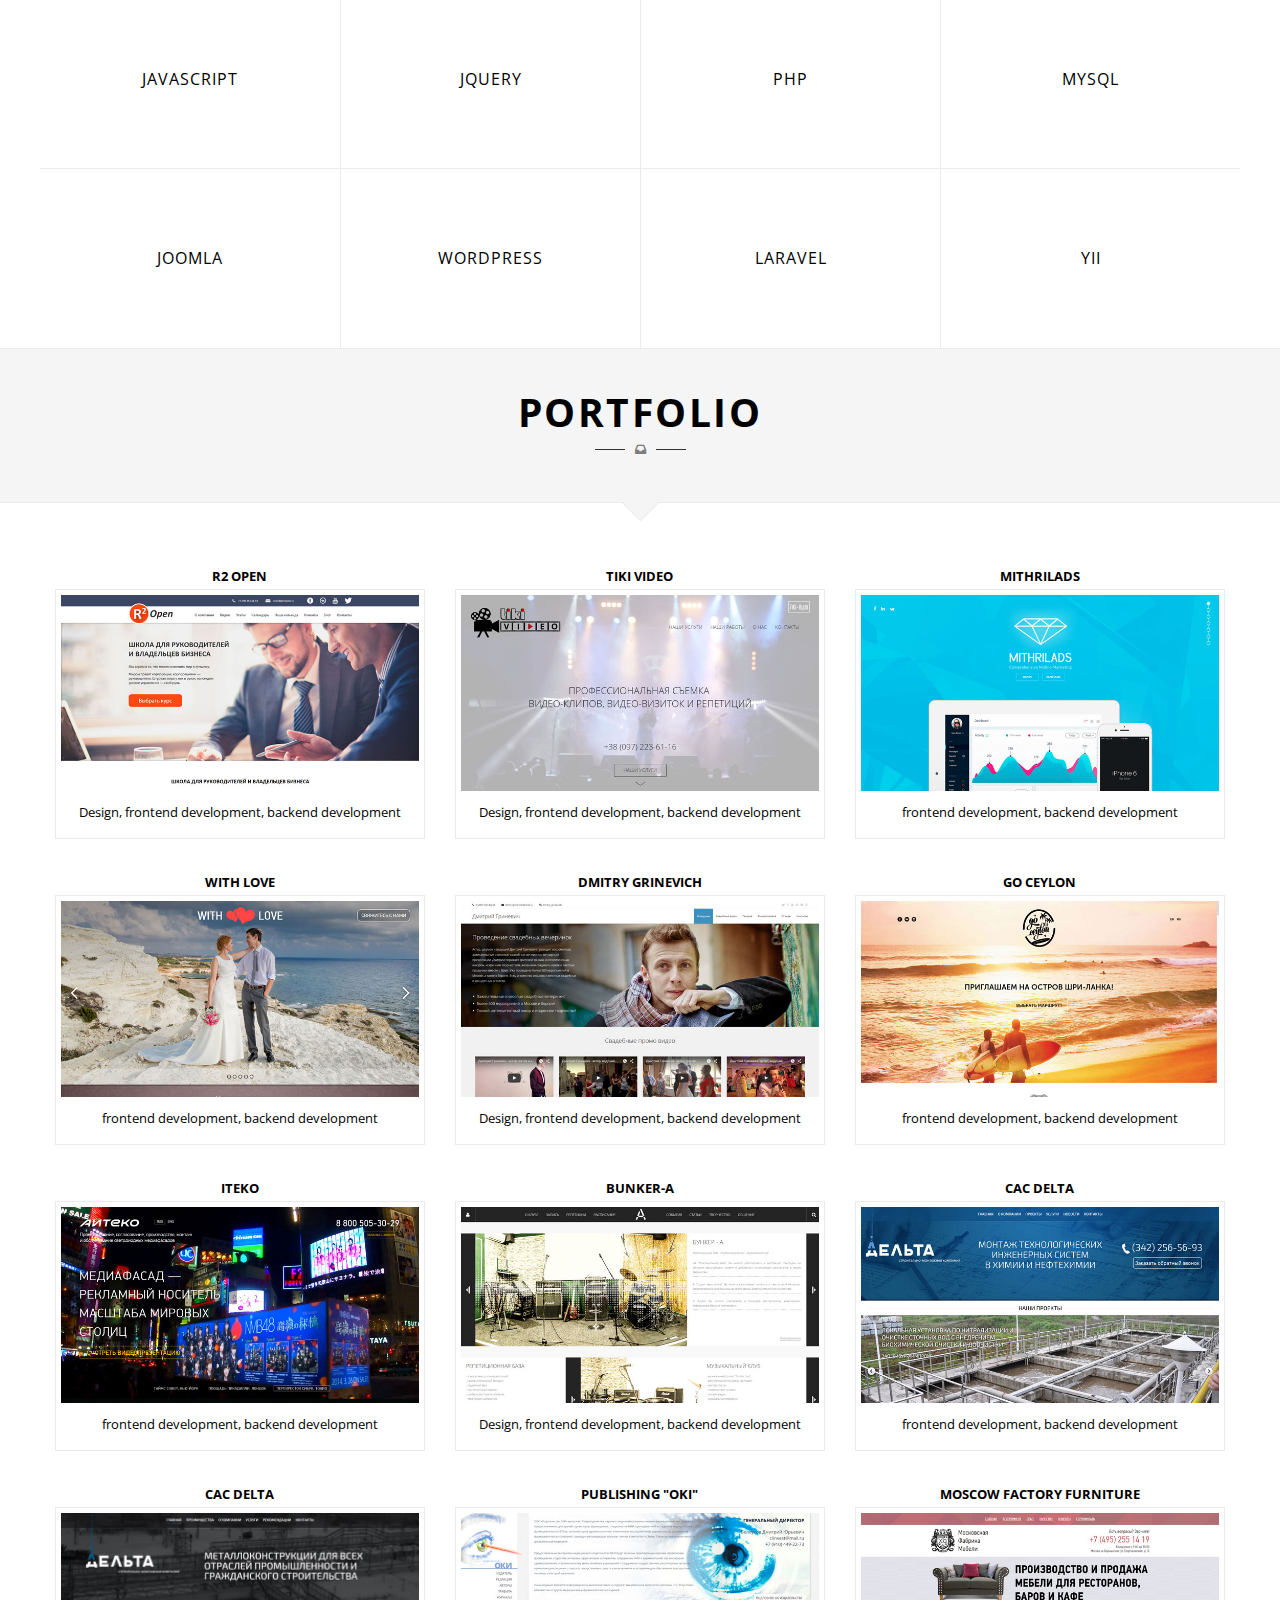
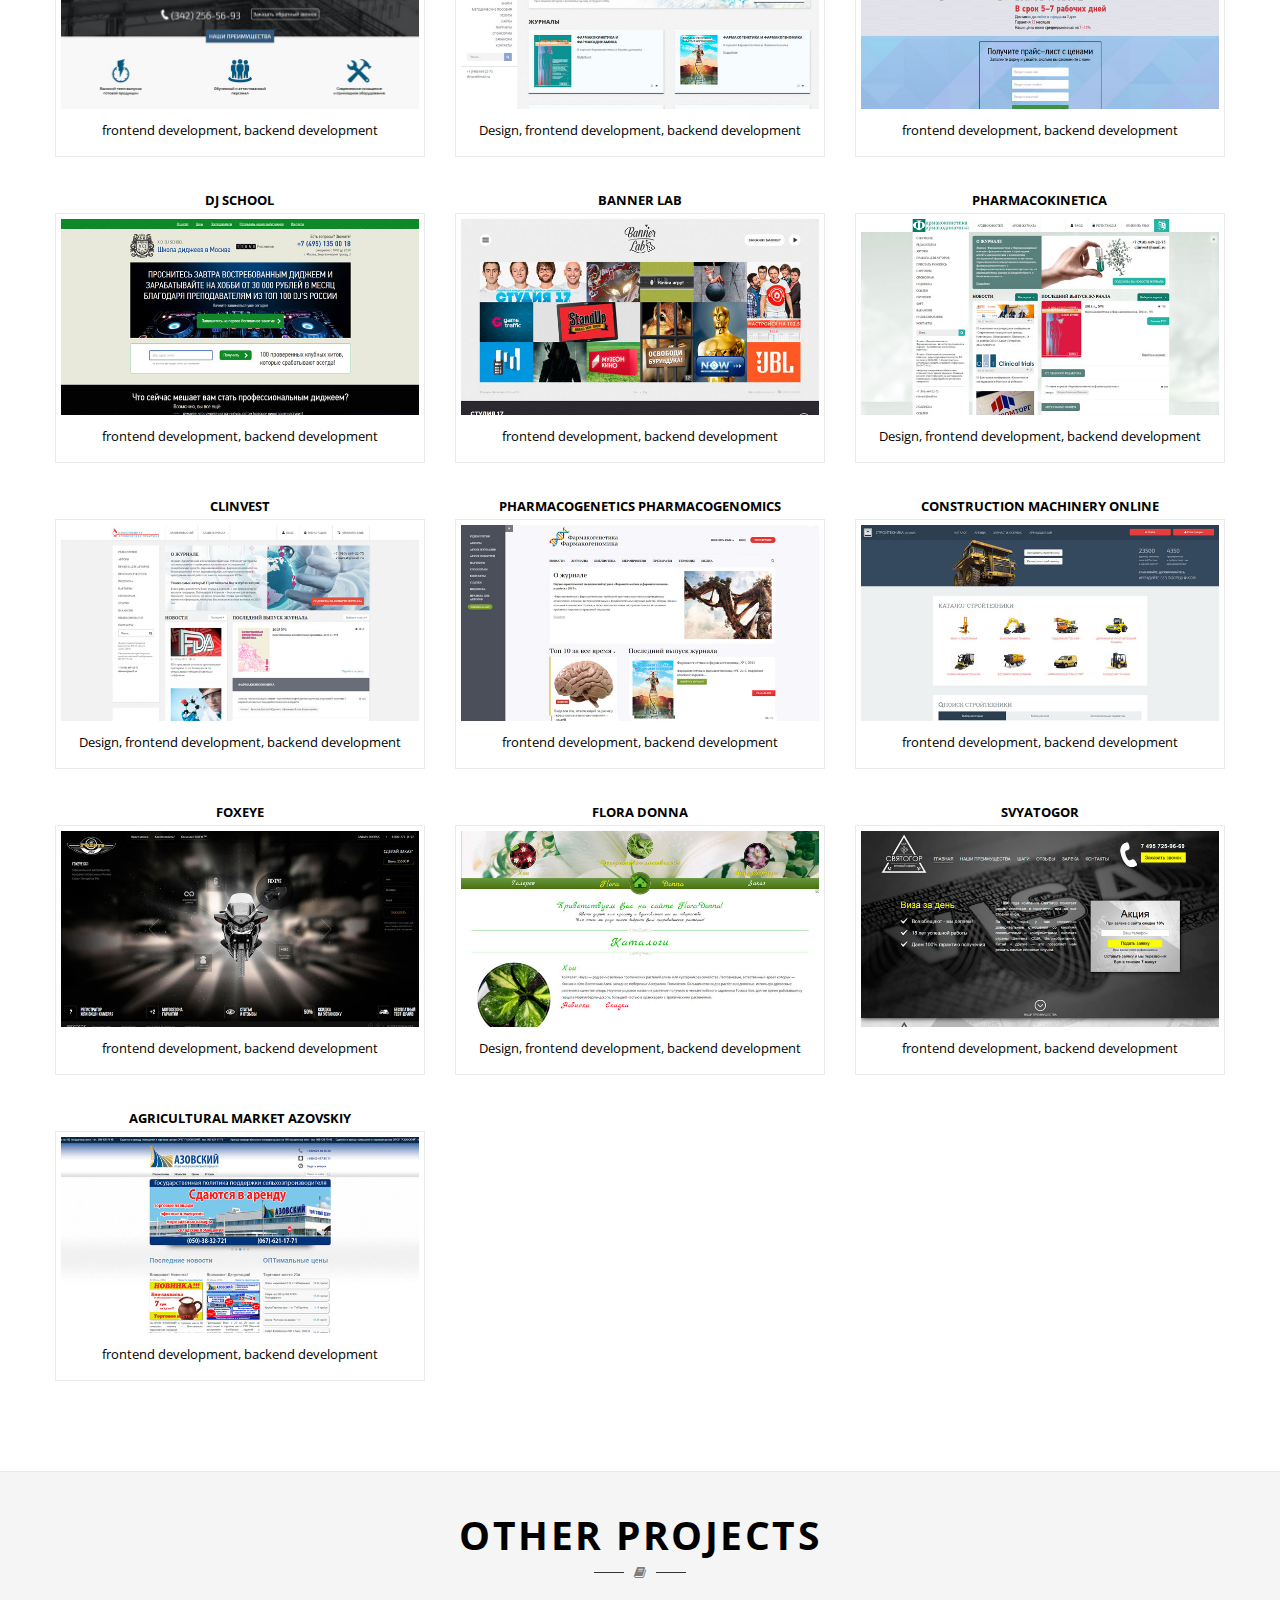
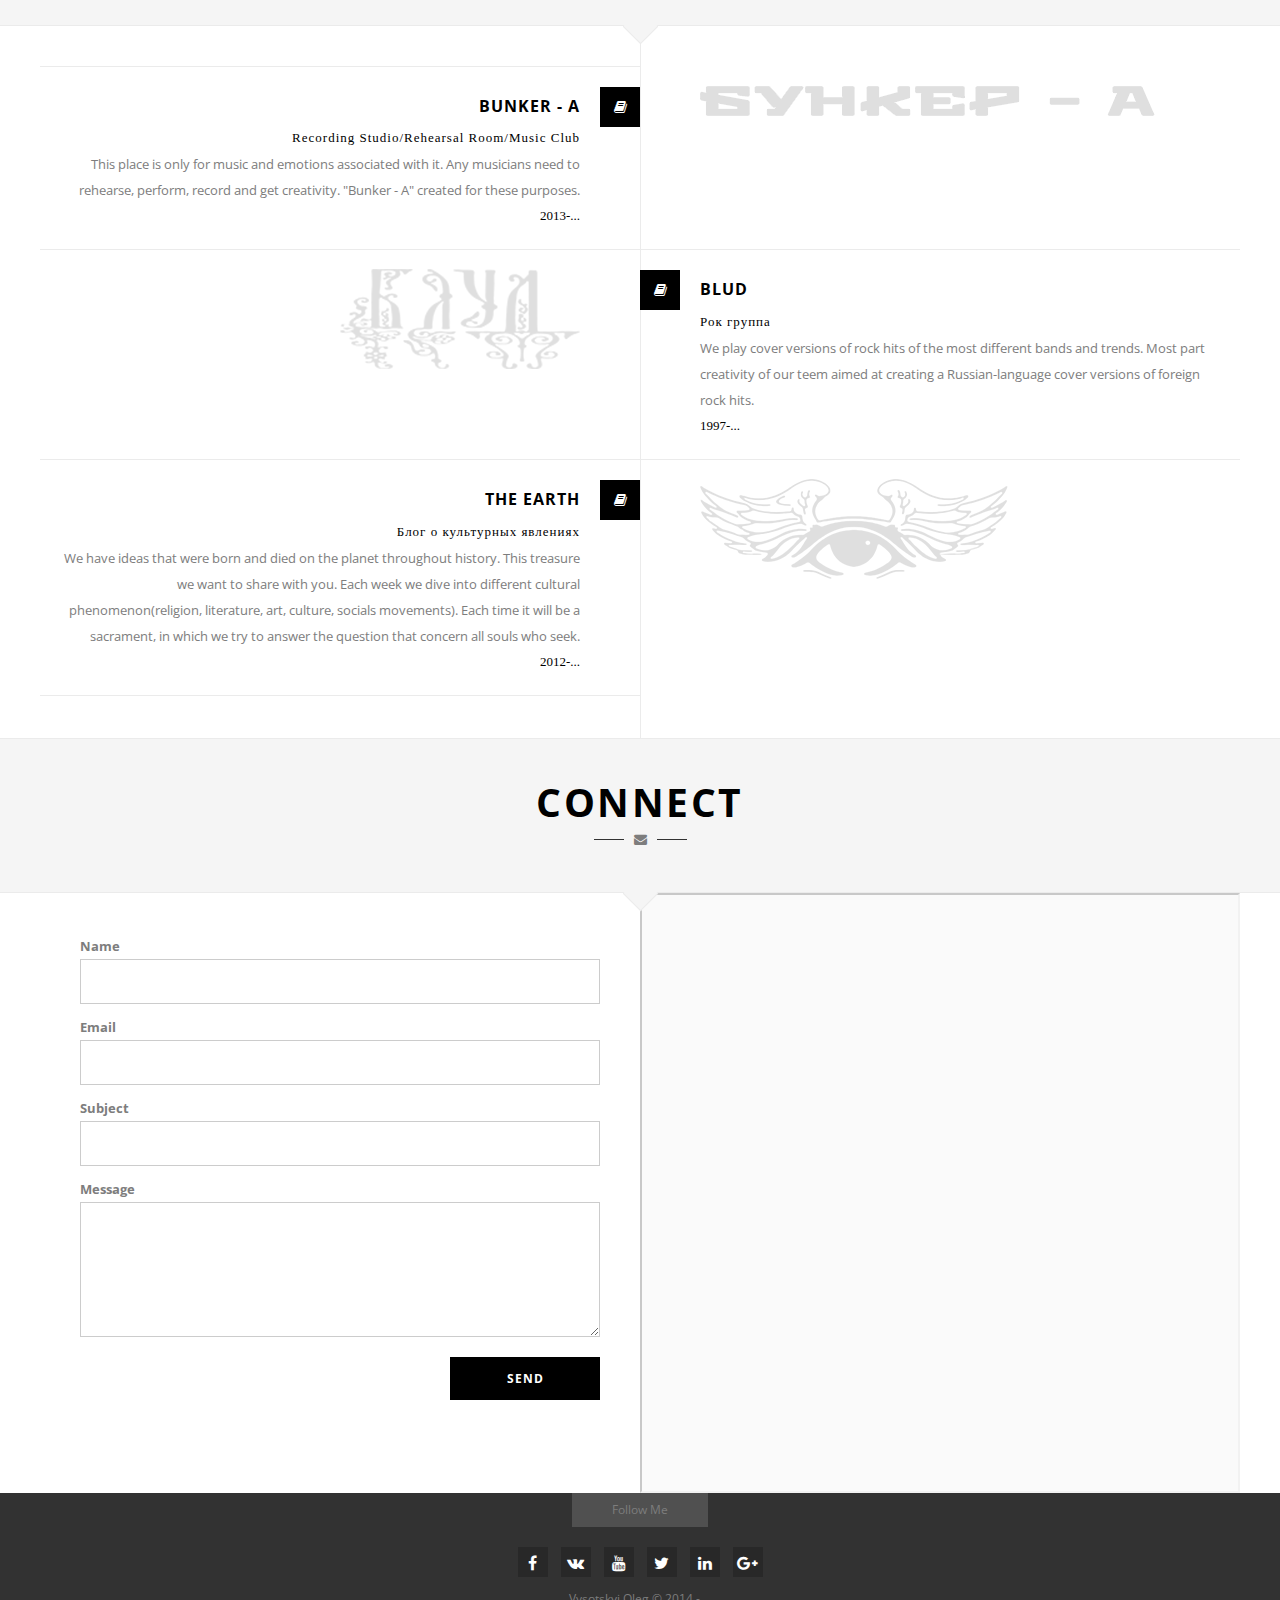
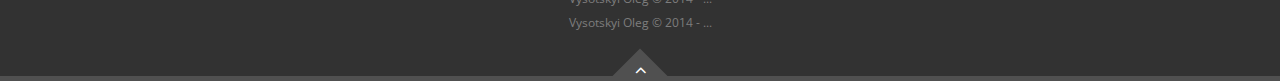
<file: en.html>
<!DOCTYPE html>
<html lang='en'>

<head>
    <title>Vysotskyi Oleg</title>
    <base href="/">

    <meta name="Description" content="CV Vysotskyi Oleg">
    <meta name="Keywords" content="cv, web developer, olegblud, дизайн, html, bootstrap, laravel, yii, php, css">

    <link rel="stylesheet" href="//maxcdn.bootstrapcdn.com/font-awesome/4.3.0/css/font-awesome.min.css">
    <link href="//maxcdn.bootstrapcdn.com/font-awesome/4.2.0/css/font-awesome.min.css" rel="stylesheet">
    <link rel="stylesheet" href="css/keyframes.css"/>
    <link rel="stylesheet" href="css/jquery.window.css"/>
    <link rel="stylesheet" href="css/index.css"/>
    <link rel="stylesheet" href="css/media.css"/>
    <meta charset="utf-8">
    <meta name="viewport" content="width=device-width, initial-scale=1.0">

    <link rel="icon" type="image/png" href="images/fav.png"/>
    <link rel="apple-touch-icon" href="images/fav.png"/>

    <!--[if lt IE 9]>
    <script src="js/ie8/respond.js"></script>
    <script src="js/ie8/html5shiv.js"></script>
    <link rel="stylesheet" href="css/ie8.css"/>
    <![endif]-->

    <!--[if lt IE 8]>
    <script type="text/javascript">
        window.location = "old.html";
    </script>
    <![endif]-->

</head>
<body data-page="home">

<div class="Pre-Loading">
    <div class="Round-First">
        <div class="Round-Second"></div>
    </div>
</div>


<!-- Main -->

<div class="Main">

    <div class="Section-Title-Wrapper" id="home">
        <div class="Section-Title">
            <div class="Wrapper-Hello">
                <div class="Hello">Hello</div>
            </div>

            <div class="Vertical">
                <h1 class="Name">I'm Oleg Vysotskyi</h1>

                <h2 class="Profession"><span>Web Developer</span><i>_</i></h2>

                <div class="Wrapper-Lang">
                    <a href="/"><span class="Lang">RU</span></a>
                </div>
            </div>
        </div>
    </div>


    <!-- Menu -->

    <nav class="Menu">
        <div></div>
        <ul class="Sections">
            <li><a href="#about">About</a></li>
            <li><a href="#education">Education</a></li>
            <li><a href="#experience">Experience</a></li>
            <li><a href="#skills">Skills</a></li>
            <li><a href="#portfolio">Portfolio</a></li>
            <li><a href="#projects">Projects</a></li>
            <li><a href="#connect">Contact</a></li>
        </ul>
        <ul class="Social">
            <li class="Facebook"><a href="http://facebook.com/olegblud" target="_blank"><i
                    class="fa fa-facebook"></i></a>
            </li>
            <li class="VK"><a href="http://vk.com/olegblud" target="_blank"><i class="fa fa-vk"></i></a></li>
            <li class="YouTube"><a href="http://youtube.com/channel/UC4YqtB_Dysr6ApG2BomVHww" target="_blank"><i
                    class="fa fa-youtube"></i></a></li>
            <li class="Twitter"><a href="http://twitter.com/legblud" target="_blank"><i class="fa fa-twitter"></i></a>
            </li>
            <li class="LinkedIn"><a href="http://linkedin.com/in/olegblud" target="_blank"><i
                    class="fa fa-linkedin"></i></a></li>
            <li class="GooglePlus"><a href="https://plus.google.com/108062069659321941907" target="_blank"><i
                    class="fa fa-google-plus"></i></a></li>
        </ul>
    </nav>


    <div class="Content-Wrapper">


        <!-- About -->

        <div class="Section-About" id="about">

            <div class="Portrait" title="Высоцкий Олег Андреевич">
                <div class="Overfly">
                    <div class="Overfly-Content">
                        <h4 class="Name">Oleg Vysotskyi</h4>
                        <blockquote>Glad to meet you!</blockquote>
                    </div>
                </div>
            </div>

            <div class="Info">
                <div class="Some-Words">
                    <h4>Hello!</h4>

                    <p>
                        I'm a web developer. I started working in this business after studying in Computer Academy
                        "STEP" on
                        speciality "Software Development".
                    </p>

                    <p>
                        I'm heading the "Routine.Productions" company. We develop websites with any complexity and
                        functionality.
                        Apart from the main activity, I engaged in design and in the nearest future I plan to start
                        Android Developing.
                    </p>

                    <p>
                        I thank Stanislav Yevchenko and Sergey Golivets for proffessional training me as specialist.
                    </p>

                    <p>
                        I would be glad to develop a great website for you!)
                    </p>
                </div>

                <div class="Contacts">
                    <ul>
                        <li><b><i class="fa fa-skype"></i>Skype</b>: olegvysotskyi</li>
                        <li><b><i class="fa fa-envelope"></i>Email</b>: oleh.vysotskyi@gmail.com</li>
                        <li><b><i class="fa fa-github"></i>Code</b>: <a href="http://github.com/olegblud/">github.com/olegblud</a>
                        </li>
                        <li><b><i class="fa fa-calendar"></i>Birthday</b>: 20.11.1992</li>
                        <li><b><i class="fa fa-location-arrow"></i>Address</b>: Ukraine, Studio "Routine.Productions"
                        </li>

                    </ul>
                </div>

            </div>
        </div>

        <!-- Services -->

        <div class="Section-Services">

            <div class="Service">
                <i class="fa fa-code"></i>
                <h5>Programmer</h5>
            </div>

            <div class="Service Middle">
                <i class="fa fa-at"></i>

                <h5 class="Icon">Web Developer</h5>
            </div>

            <div class="Service">
                <i class="fa fa-paper-plane-o"></i>

                <h5 class="Icon">Freelancer</h5>
            </div>
        </div>

        <!-- Education -->

        <div class="Header-Wrapper" id="education">
            <header>
                <h2>Education</h2>

                <div class="Header-Icon">
                    <i class="fa fa-graduation-cap"></i>
                </div>
            </header>
        </div>

        <div class="Section-CV">

            <div class="CV Left">
                <div class="CVInfo">
                    <i class="fa fa-graduation-cap"></i>
                    <h5>Physics and mathematics faculty</h5>
                    <h6><a href="http://marlicey.com.ua/" title="Mariupol City Lyceum">MCL</a></h6>

                    <p>
                        In height school I began consciously to educate ourselves. There was my first introduction in
                        programming. I thank Andrew Golyutyak for training in English and Nicholas Bobenko for physics
                        course.</p>

                    <p class="Years">2008-2011</p>
                </div>
                <div class="Number">
                    <a href="http://marlicey.com.ua/" title="Mariupol City Lyceum"><img
                            src="pictures/education/mml_gray.png" alt="MCL"/></a>
                </div>
            </div>

            <div class="CV Right" style="top:-1px;">
                <div class="Number">
                    <a href="http://www.pstu.edu/index.php?id=180&amp;L=1"
                       title="Azov State Technical University - Faculty of transport technologies"><img
                            src="pictures/education/pstu_gray.png" alt="PSTU"/></a>
                </div>
                <div class="CVInfo">
                    <i class="fa fa-graduation-cap"></i>
                    <h5>Department of international transport and logistics</h5>
                    <h6><a href="http://www.pstu.edu/index.php?id=180&amp;L=1"
                           title="Azov State Technical University - Faculty of transport technologies">PSTU
                        - FTT</a></h6>

                    <p>
                        The first time I was the head of the group and actively involved in the scientific activities of
                        the
                        department. I want to express my gratitude to my diploma head Andrey Lyamzin for support in the
                        process
                        of training.
                    </p>

                    <p class="Years">2010-2015</p>
                </div>

            </div>

            <div class="CV Left" style="top:-2px;">

                <div class="CVInfo">
                    <i class="fa fa-graduation-cap"></i>
                    <h5>Software Development</h5>
                    <h6><a href="http://itstep.org/" title="Computer Academy Step">CA "STEP"</a></h6>

                    <p>In "STEP" I got involved to web development and after year of training I joined the IDev company.
                        I thank Anna Urban for basic training in programming and be exact "C++".</p>

                    <p class="Years">2011-2014</p>
                </div>
                <div class="Number">
                    <a href="http://itstep.org/" title="Computer Academy 'Step'"><img
                            src="pictures/education/step_gray.png"
                            alt="CA 'STEP'"/></a>
                </div>
            </div>

            <p></p>
        </div>

        <!-- Experience -->

        <div class="Header-Wrapper" id="experience">
            <header>
                <h2>Experience</h2>

                <div class="Header-Icon">
                    <i class="fa fa-briefcase"></i>
                </div>
            </header>
        </div>

        <div class="Section-CV">

            <div class="CV Left">
                <div class="CVInfo">
                    <i class="fa fa-briefcase"></i>
                    <h5>Programmer</h5>
                    <h6><a href="https://www.facebook.com/idev.bz/">IDev</a></h6>

                    <p>In this company was my first introduction to css (bootstrap, foundation), js
                        libraries
                        (jquery, mootools), version controll (svn, git) and php fremework Codeigniter. I thank Stanislav
                        Evchenko
                        and Alexander Maystruk for assistance in web technologies.</p>

                    <p class="Years">2012-2013</p>
                </div>
                <div class="Number">
                    <a href="https://www.facebook.com/idev.bz/"><img src="pictures/work/idev_gray.png" alt="iDev"/></a>
                </div>
            </div>

            <div class="CV Right" style="top:-1px;">
                <div class="Number">
                    <a href="http://azovsky.ua/" title="WMAP Azovsky"><img src="pictures/work/azovsky_gray.png"
                                                                           alt="WMAP Azovsky"/></a>
                </div>
                <div class="CVInfo">
                    <i class="fa fa-briefcase"></i>
                    <h5>Web Developer</h5>

                    <h6><a href="http://azovsky.ua/" title="WMAP Azovsky">WMAP Azovsky</a></h6>

                    <p>I developed the <a href="http://azovsky.ua">company's</a> website.
                        It was based on cms "Joomla 3". I was engaged in design, site frontend development, programming,
                        filling content and
                        promotion. I thank Anastasia Frunze for moral support.
                    </p>

                    <p class="Years">2013</p>
                </div>
            </div>

            <div class="CV Left" style="top:-2px;">
                <div class="CVInfo">
                    <i class="fa fa-briefcase"></i>
                    <h5>Web Developer</h5>
                    <h6><a href="http://maybe.works/" title="Maybe Works">Maybe Works</a></h6>

                    <p>In this work I began to feel confident in web technologies. The first time we performed a huge
                        stream of
                        tasks with improvement of websites, developed on a variety of systems. Than, for a few month I
                        was Teem
                        Lead in outsourcing project <a href="http://lapana.ru/" title="Lapana">Lapana</a>. I express my
                        deep
                        graduate to all the staff of Maybe Works.</p>

                    <p class="Years">2013-2014</p>
                </div>
                <div class="Number">
                    <a href="http://maybe.works/" title="Maybe Works"><img src="pictures/work/maybeworks_gray.png"
                                                                           alt="Maybe Works"/></a>
                </div>
            </div>

            <div class="CV Right" style="top:-3px;">

                <div class="Number">
                    <a href="http://routine.productions/" title="Routine.Productions">
                        <img src="/pictures/work/routine-digital-prodicition-studio.png" alt="Routine.Productions"/></a>
                </div>

                <div class="CVInfo">
                    <i class="fa fa-briefcase"></i>
                    <h5>Leading Developer</h5>
                    <h6><a href="http://routine.productions/" title="Routine.Productions">Routine.Productions</a></h6>

                    <p>Company was founded in the summer of 2014. The creation websites from scratch - is the priority
                        of our company. We create sites of any direction, complexity and functionality. Business site, online
                        store, information portal or any "turnkey website" - we will create any project. With the company
                        Routine.Productions tour ideas implemented quickly and efficiently.</p>
                    <p class="Years">2014 - ...</p>
                </div>
            </div>
            <p></p>
        </div>

        <!-- Skills -->


        <div class="Header-Wrapper" id="skills">
            <header>
                <h2>Specialization</h2>

                <div class="Header-Icon">
                    <i class="fa fa-briefcase"></i>
                </div>
            </header>
        </div>

        <div class="Section-Skills">
            <div class="Skill First-Item">PHOTOSHOP</div>
            <div class="Skill">HTML</div>
            <div class="Skill">CSS</div>
            <div class="Skill">BOOTSTRAP</div>
            <div class="Skill First-Item">JAVASCRIPT</div>
            <div class="Skill">JQUERY</div>
            <div class="Skill">PHP</div>
            <div class="Skill">MYSQL</div>
            <div class="Skill First-Item Last-Row">JOOMLA</div>
            <div class="Skill Last-Row">WORDPRESS</div>
            <div class="Skill Last-Row">LARAVEL</div>
            <div class="Skill Last-Row">YII</div>
        </div>

        <!-- Portfolio -->

        <div class="Header-Wrapper" id="portfolio">
            <header>
                <h2>Portfolio</h2>

                <div class="Header-Icon">
                    <i class="fa fa-inbox"></i>
                </div>
            </header>
        </div>

        <div class="Portfolio">


            <div class="Portfolio-Item-Box">
                <p class="Portfolio-Item-Head">R2 Open</p>

                <div class="Portfolio-Item">
                    <div class="Portfolio-Item-Image">
                        <img src="pictures/portfolio/thumb/r2open-sm.jpg" alt="R2 Open"/>

                        <div class="Portfolio-Title">Design, frontend development, backend development</div>
                        <div class="Portfolio-Lightbox" data-img-src="pictures/portfolio/r2open-big.jpg"><i
                                class="fa fa-search-plus"></i></div>
                        <a href="http://r2open.bunker-a.com">
                            <div class="Portfolio-Link"><i class="fa fa-link"></i></div>
                        </a>
                    </div>
                </div>
            </div>
            <div class="Portfolio-Item-Box">
                <p class="Portfolio-Item-Head">tiki video</p>

                <div class="Portfolio-Item">
                    <div class="Portfolio-Item-Image">
                        <img src="pictures/portfolio/thumb/Tiki-sm.jpg" alt="tiki video"/>

                        <div class="Portfolio-Title">Design, frontend development, backend development</div>
                        <div class="Portfolio-Lightbox" data-img-src="pictures/portfolio/Tiki-big.jpg"><i
                                class="fa fa-search-plus"></i></div>
                        <a href="http://tiki-video.bunker-a.com">
                            <div class="Portfolio-Link"><i class="fa fa-link"></i></div>
                        </a>
                    </div>
                </div>
            </div>
            <div class="Portfolio-Item-Box">
                <p class="Portfolio-Item-Head">Mithrilads</p>

                <div class="Portfolio-Item">
                    <div class="Portfolio-Item-Image">
                        <img src="pictures/portfolio/thumb/Mi-sm.jpg" alt="Mithrilads"/>

                        <div class="Portfolio-Title">frontend development, backend development</div>
                        <div class="Portfolio-Lightbox" data-img-src="pictures/portfolio/Mi-big.jpg"><i
                                class="fa fa-search-plus"></i></div>
                        <a target="_blank" href="http://mithrilads.bunker-a.com">
                            <div class="Portfolio-Link"><i class="fa fa-link"></i></div>
                        </a>
                    </div>
                </div>
            </div>
            <div class="Portfolio-Item-Box">
                <p class="Portfolio-Item-Head">With Love</p>

                <div class="Portfolio-Item">
                    <div class="Portfolio-Item-Image">
                        <img src="pictures/portfolio/thumb/with-love-sm.jpg" alt="With Love"/>

                        <div class="Portfolio-Title">frontend development, backend development</div>
                        <div class="Portfolio-Lightbox" data-img-src="pictures/portfolio/with-love-big.jpg"><i
                                class="fa fa-search-plus"></i></div>
                        <a target="_blank" href="http://with-love.bunker-a.com">
                            <div class="Portfolio-Link"><i class="fa fa-link"></i></div>
                        </a>
                    </div>
                </div>
            </div>
            <div class="Portfolio-Item-Box">
                <p class="Portfolio-Item-Head">Dmitry Grinevich</p>

                <div class="Portfolio-Item">
                    <div class="Portfolio-Item-Image">
                        <img src="pictures/portfolio/thumb/dmitrygrinevich-sm.jpg" alt="Дмитрий Гриневич"/>

                        <div class="Portfolio-Title">Design, frontend development, backend development</div>
                        <div class="Portfolio-Lightbox" data-img-src="pictures/portfolio/dmitrygrinevich-big.jpg"><i
                                class="fa fa-search-plus"></i></div>
                        <a target="_blank" href="http://dmitrygrinevich.bunker-a.com">
                            <div class="Portfolio-Link"><i class="fa fa-link"></i></div>
                        </a>
                    </div>
                </div>
            </div>
            <div class="Portfolio-Item-Box">
                <p class="Portfolio-Item-Head">Go Ceylon</p>

                <div class="Portfolio-Item">
                    <div class="Portfolio-Item-Image">
                        <img src="pictures/portfolio/thumb/goceylon-sm.jpg" alt="Go Ceylon"/>

                        <div class="Portfolio-Title">frontend development, backend development</div>
                        <div class="Portfolio-Lightbox" data-img-src="pictures/portfolio/goceylon-big.jpg"><i
                                class="fa fa-search-plus"></i></div>
                        <a target="_blank" href="http://goceylon.ru">
                            <div class="Portfolio-Link"><i class="fa fa-link"></i></div>
                        </a>
                    </div>
                </div>
            </div>
            <div class="Portfolio-Item-Box">
                <p class="Portfolio-Item-Head">Iteko</p>

                <div class="Portfolio-Item">
                    <div class="Portfolio-Item-Image">
                        <img src="pictures/portfolio/thumb/Iteco-sm.jpg" alt="Iteko"/>

                        <div class="Portfolio-Title">frontend development, backend development</div>
                        <div class="Portfolio-Lightbox" data-img-src="pictures/portfolio/Iteco-big.jpg"><i
                                class="fa fa-search-plus"></i></div>
                        <a target="_blank" href="http://www.fasade.media/   ">
                            <div class="Portfolio-Link"><i class="fa fa-link"></i></div>
                        </a>
                    </div>
                </div>
            </div>
            <div class="Portfolio-Item-Box">
                <p class="Portfolio-Item-Head">Bunker-A</p>

                <div class="Portfolio-Item">
                    <div class="Portfolio-Item-Image">
                        <img src="pictures/portfolio/thumb/bunker-a-sm.jpg" alt="Bunker-A"/>

                        <div class="Portfolio-Title">Design, frontend development, backend development</div>
                        <div class="Portfolio-Lightbox" data-img-src="pictures/portfolio/bunker-a-big.jpg"><i
                                class="fa fa-search-plus"></i></div>
                        <a target="_blank" href="http://bunker-a.com">
                            <div class="Portfolio-Link"><i class="fa fa-link"></i></div>
                        </a>
                    </div>
                </div>
            </div>
            <div class="Portfolio-Item-Box">
                <p class="Portfolio-Item-Head">CAC Delta</p>

                <div class="Portfolio-Item">
                    <div class="Portfolio-Item-Image">
                        <img src="pictures/portfolio/thumb/cmk-delta-sm.jpg" alt="СМК Дельта"/>

                        <div class="Portfolio-Title">frontend development, backend development</div>
                        <div class="Portfolio-Lightbox" data-img-src="pictures/portfolio/cmk-delta-big.jpg"><i
                                class="fa fa-search-plus"></i></div>
                        <a target="_blank" href="http://cmk-delta.su">
                            <div class="Portfolio-Link"><i class="fa fa-link"></i></div>
                        </a>
                    </div>
                </div>
            </div>
            <div class="Portfolio-Item-Box">
                <p class="Portfolio-Item-Head">CAC Delta</p>

                <div class="Portfolio-Item">
                    <div class="Portfolio-Item-Image">
                        <img src="pictures/portfolio/thumb/cmk-delta-met-sm.jpg" alt="СМК Дельта"/>

                        <div class="Portfolio-Title">frontend development, backend development</div>
                        <div class="Portfolio-Lightbox" data-img-src="pictures/portfolio/cmk-delta-met-big.jpg"><i
                                class="fa fa-search-plus"></i></div>
                        <a target="_blank" href="http://смк-дельта.рф">
                            <div class="Portfolio-Link"><i class="fa fa-link"></i></div>
                        </a>
                    </div>
                </div>
            </div>
            <div class="Portfolio-Item-Box">
                <p class="Portfolio-Item-Head">Publishing "OKI"</p>

                <div class="Portfolio-Item">
                    <div class="Portfolio-Item-Image">
                        <img src="pictures/portfolio/thumb/izdat-oki-sm.jpg" alt="Издательство ОКИ"/>

                        <div class="Portfolio-Title">Design, frontend development, backend development</div>
                        <div class="Portfolio-Lightbox" data-img-src="pictures/portfolio/izdat-oki-big.jpg"><i
                                class="fa fa-search-plus"></i></div>
                        <a target="_blank" href="http://izdat-oki.ru/">
                            <div class="Portfolio-Link"><i class="fa fa-link"></i></div>
                        </a>
                    </div>
                </div>
            </div>
            <div class="Portfolio-Item-Box">
                <p class="Portfolio-Item-Head">Moscow factory furniture</p>

                <div class="Portfolio-Item">
                    <div class="Portfolio-Item-Image">
                        <img src="pictures/portfolio/thumb/mebel-dlya-kafe-sm.jpg" alt="Московская Фабрика Мебели"/>

                        <div class="Portfolio-Title">frontend development, backend development</div>
                        <div class="Portfolio-Lightbox" data-img-src="pictures/portfolio/mebel-dlya-kafe-big.jpg"><i
                                class="fa fa-search-plus"></i></div>
                        <a target="_blank" href="http://mebel-dlya-kafe.ru">
                            <div class="Portfolio-Link"><i class="fa fa-link"></i></div>
                        </a>
                    </div>
                </div>
            </div>
            <div class="Portfolio-Item-Box">
                <p class="Portfolio-Item-Head">DJ School</p>

                <div class="Portfolio-Item">
                    <div class="Portfolio-Item-Image">
                        <img src="pictures/portfolio/thumb/xodj-sm.jpg" alt="Школа Диджеев"/>

                        <div class="Portfolio-Title">frontend development, backend development</div>
                        <div class="Portfolio-Lightbox" data-img-src="pictures/portfolio/xodj-big.jpg"><i
                                class="fa fa-search-plus"></i></div>
                        <a target="_blank" href="http://xodj.ru">
                            <div class="Portfolio-Link"><i class="fa fa-link"></i></div>
                        </a>
                    </div>
                </div>
            </div>
            <div class="Portfolio-Item-Box">
                <p class="Portfolio-Item-Head">Banner Lab</p>

                <div class="Portfolio-Item">
                    <div class="Portfolio-Item-Image">
                        <img src="pictures/portfolio/thumb/banner-lab-sm.jpg" alt="Banner Lab"/>

                        <div class="Portfolio-Title">frontend development, backend development</div>
                        <div class="Portfolio-Lightbox" data-img-src="pictures/portfolio/banner-lab-big.jpg"><i
                                class="fa fa-search-plus"></i></div>
                        <a target="_blank" href="http://banner-lab.com">
                            <div class="Portfolio-Link"><i class="fa fa-link"></i></div>
                        </a>
                    </div>
                </div>
            </div>
            <div class="Portfolio-Item-Box">
                <p class="Portfolio-Item-Head">pharmacokinetica</p>

                <div class="Portfolio-Item">
                    <div class="Portfolio-Item-Image">
                        <img src="pictures/portfolio/thumb/pharmacokinetica-sm.jpg"
                             alt="Фармакокинетика Фармакодинамика"/>

                        <div class="Portfolio-Title">Design, frontend development, backend development</div>
                        <div class="Portfolio-Lightbox" data-img-src="pictures/portfolio/pharmacokinetica-big.jpg"><i
                                class="fa fa-search-plus"></i></div>
                        <a target="_blank" href="http://pharmacokinetica.ru">
                            <div class="Portfolio-Link"><i class="fa fa-link"></i></div>
                        </a>
                    </div>
                </div>
            </div>
            <div class="Portfolio-Item-Box">
                <p class="Portfolio-Item-Head">clinvest</p>

                <div class="Portfolio-Item">
                    <div class="Portfolio-Item-Image">
                        <img src="pictures/portfolio/thumb/clinvest-sm.jpg" alt="Clinvest"/>

                        <div class="Portfolio-Title">Design, frontend development, backend development</div>
                        <div class="Portfolio-Lightbox" data-img-src="pictures/portfolio/clinvest.jpg"><i
                                class="fa fa-search-plus"></i></div>
                        <a target="_blank" href="http://clinvest.ru/">
                            <div class="Portfolio-Link"><i class="fa fa-link"></i></div>
                        </a>
                    </div>
                </div>
            </div>
            <div class="Portfolio-Item-Box">
                <p class="Portfolio-Item-Head">Pharmacogenetics Pharmacogenomics</p>

                <div class="Portfolio-Item">
                    <div class="Portfolio-Item-Image">
                        <img src="pictures/portfolio/thumb/pharmacogenetics-pharmacogenomics-sm.jpg"
                             alt="Фармакогенетика Фармакогеномика"/>

                        <div class="Portfolio-Title">frontend development, backend development</div>
                        <div class="Portfolio-Lightbox"
                             data-img-src="pictures/portfolio/pharmacogenetics-pharmacogenomics-big.jpg"><i
                                class="fa fa-search-plus"></i></div>
                        <a target="_blank" href="http://pharmacogenetics-pharmacogenomics.ru/">
                            <div class="Portfolio-Link"><i class="fa fa-link"></i></div>
                        </a>
                    </div>
                </div>
            </div>
            <div class="Portfolio-Item-Box">
                <p class="Portfolio-Item-Head">Construction Machinery Online</p>

                <div class="Portfolio-Item">
                    <div class="Portfolio-Item-Image">
                        <img src="pictures/portfolio/thumb/construction-sm.jpg" alt="Стройтехника Онлайн"/>

                        <div class="Portfolio-Title">frontend development, backend development</div>
                        <div class="Portfolio-Lightbox" data-img-src="pictures/portfolio/techonline.jpg"><i
                                class="fa fa-search-plus"></i></div>
                        <a target="_blank" href="http://construction.bunker-a.com/">
                            <div class="Portfolio-Link"><i class="fa fa-link"></i></div>
                        </a>
                    </div>
                </div>
            </div>
            <div class="Portfolio-Item-Box">
                <p class="Portfolio-Item-Head">Foxeye</p>

                <div class="Portfolio-Item">
                    <div class="Portfolio-Item-Image">
                        <img src="pictures/portfolio/thumb/fox_sm.jpg" alt="Foxeye"/>

                        <div class="Portfolio-Title">frontend development, backend development</div>
                        <div class="Portfolio-Lightbox" data-img-src="pictures/portfolio/fox_big.jpg"><i
                                class="fa fa-search-plus"></i></div>
                        <a target="_blank" href="http://foxeye.logic-emotions.com/">
                            <div class="Portfolio-Link"><i class="fa fa-link"></i></div>
                        </a>
                    </div>
                </div>
            </div>
            <div class="Portfolio-Item-Box">
                <p class="Portfolio-Item-Head">Flora Donna</p>

                <div class="Portfolio-Item">
                    <div class="Portfolio-Item-Image">
                        <img src="pictures/portfolio/thumb/flora-donna-sm.jpg" alt="Flora Donna"/>

                        <div class="Portfolio-Title">Design, frontend development, backend development</div>
                        <div class="Portfolio-Lightbox" data-img-src="pictures/portfolio/flora-donna-big.jpg"><i
                                class="fa fa-search-plus"></i></div>
                        <a target="_blank" href="http://flora-donna.com">
                            <div class="Portfolio-Link"><i class="fa fa-link"></i></div>
                        </a>
                    </div>
                </div>
            </div>

            <div class="Portfolio-Item-Box">
                <p class="Portfolio-Item-Head">Svyatogor</p>

                <div class="Portfolio-Item">
                    <div class="Portfolio-Item-Image">
                        <img src="pictures/portfolio/thumb/visa-vsem-sm.jpg" alt="Визовый сервис"/>

                        <div class="Portfolio-Title">frontend development, backend development</div>
                        <div class="Portfolio-Lightbox" data-img-src="pictures/portfolio/visa-vsem.jpg"><i
                                class="fa fa-search-plus"></i></div>
                        <a target="_blank" href="http://visa-vsem.ru/">
                            <div class="Portfolio-Link"><i class="fa fa-link"></i></div>
                        </a>
                    </div>
                </div>
            </div>
            <div class="Portfolio-Item-Box">
                <p class="Portfolio-Item-Head">Agricultural market Azovskiy</p>

                <div class="Portfolio-Item">
                    <div class="Portfolio-Item-Image">
                        <img src="pictures/portfolio/thumb/azovsky-sm.jpg" alt="ОРСП Азоский"/>

                        <div class="Portfolio-Title">frontend development, backend development</div>
                        <div class="Portfolio-Lightbox" data-img-src="pictures/portfolio/azovsky.jpg"><i
                                class="fa fa-search-plus"></i></div>
                        <a target="_blank" href="http://azovsky.ua/">
                            <div class="Portfolio-Link"><i class="fa fa-link"></i></div>
                        </a>
                    </div>
                </div>
            </div>

        </div>

        <!-- Projects -->

        <div class="Header-Wrapper" id="projects">
            <header>
                <h2>Other Projects</h2>

                <div class="Header-Icon">
                    <i class="fa fa-book"></i>
                </div>
            </header>
        </div>

        <div class="Section-CV">

            <div class="CV Left">
                <div class="CVInfo">
                    <i class="fa  fa-book"></i>
                    <h5>Bunker - A</h5>
                    <h6><a href="http://bunker-a.com/" title="Студия Звукозаписи">Recording Studio/Rehearsal Room/Music
                        Club</a>
                    </h6>

                    <p>This place is only for music and emotions associated with it. Any musicians need to rehearse,
                        perform,
                        record and get creativity. "Bunker - A" created for these purposes. </p>

                    <p class="Years">2013-...</p>
                </div>
                <div class="Number">
                    <a href="http://bunker-a.com" title="Bunker - A"><img src="pictures/projects/bunker-a_gray.png"
                                                                          alt="Bunker - A"/></a>
                </div>
            </div>

            <div class="CV Right" style="top:-1px;">
                <div class="Number">
                    <a href="http://vk.com/bludmusic" title="Блуд"><img src="pictures/projects/blud_gray.png"
                                                                        alt="Блуд"/></a>
                </div>
                <div class="CVInfo">
                    <i class="fa fa-book"></i>
                    <h5>Blud</h5>
                    <h6><a href="http://vk.com/bludmusic" title="Группа Блуд">Рок группа</a></h6>

                    <p>We play cover versions of rock hits of the most different bands and trends. Most part creativity
                        of our
                        teem aimed at creating a Russian-language cover versions of foreign rock hits.</p>

                    <p class="Years">1997-...</p>
                </div>

            </div>

            <div class="CV Left" style="top:-2px;">

                <div class="CVInfo">
                    <i class="fa fa-book"></i>
                    <h5>The Earth</h5>
                    <h6><a href="http://vk.com/theearthproject" title="The Earth">Блог о культурных явлениях</a></h6>

                    <p>We have ideas that were born and died on the planet throughout history. This treasure we want to
                        share
                        with you. Each week we dive into different cultural phenomenon(religion, literature, art,
                        culture,
                        socials movements). Each time it will be a sacrament, in which we try to answer the question
                        that concern
                        all souls who seek.</p>

                    <p class="Years">2012-...</p>
                </div>
                <div class="Number">
                    <a href="http://vk.com/theearthproject" title="The Earth"><img
                            src="pictures/projects/theearth_gray.png"
                            alt="The Earth"/></a>
                </div>
            </div>

            <p></p>
        </div>

        <!-- Connect -->

        <div class="Header-Wrapper" id="connect">
            <header>
                <h2>Connect</h2>

                <div class="Header-Icon">
                    <i class="fa fa-envelope"></i>
                </div>
            </header>
        </div>

        <div class="Section-Connect">

            <div class="Form">
                <form>
                    <label for="name">Name</label>
                    <input id="name" name="name" type="text"/>
                    <label for="email">Email</label>
                    <input id="email" name="email" type="text"/>
                    <label for="subject">Subject</label>
                    <input id="subject" name="subject" type="text"/>
                    <label for="message">Message</label>
                    <textarea id="message" name="message"></textarea>
                    <button>Send</button>
                </form>
            </div>

            <div class="Map" id="map">
                <div class="Overlay"></div>
                <iframe style="width: 100%;height: 100%"
                        src="https://mapsengine.google.com/map/embed?mid=zJaDbMIi5bXs.kfd8edqD_IY0&amp;zoom=10"></iframe>
            </div>

        </div>

        <footer>
            <div>Follow Me</div>
            <ul class="Social">
                <li class="Facebook"><a href="http://facebook.com/olegblud" target="_blank"><i
                        class="fa fa-facebook"></i></a>
                </li>
                <li class="VK"><a href="http://vk.com/olegblud" target="_blank"><i class="fa fa-vk"></i></a></li>
                <li class="YouTube"><a href="http://youtube.com/channel/UC4YqtB_Dysr6ApG2BomVHww" target="_blank"><i
                        class="fa fa-youtube"></i></a></li>
                <li class="Twitter"><a href="http://twitter.com/legblud" target="_blank"><i
                        class="fa fa-twitter"></i></a></li>
                <li class="LinkedIn"><a href="http://linkedin.com/in/olegblud" target="_blank"><i
                        class="fa fa-linkedin"></i></a></li>
                <li class="GooglePlus"><a href="https://plus.google.com/108062069659321941907" target="_blank"><i
                        class="fa fa-google-plus"></i></a></li>
            </ul>
            <p>Vysotskyi Oleg © 2014 - ...</p>

            <p>Vysotskyi Oleg © 2014 - ...</p>
            <a href="#home" class="Home"><i class="fa fa-angle-up"></i></a>
        </footer>


    </div>


</div>


<!-- Scripts -->

<script src="js/libs/jquery-1.11.2.min.js"></script>
<script src="js/jquery.window.js"></script>

<script src="js/index.js"></script>

</body>

</html>
</file>
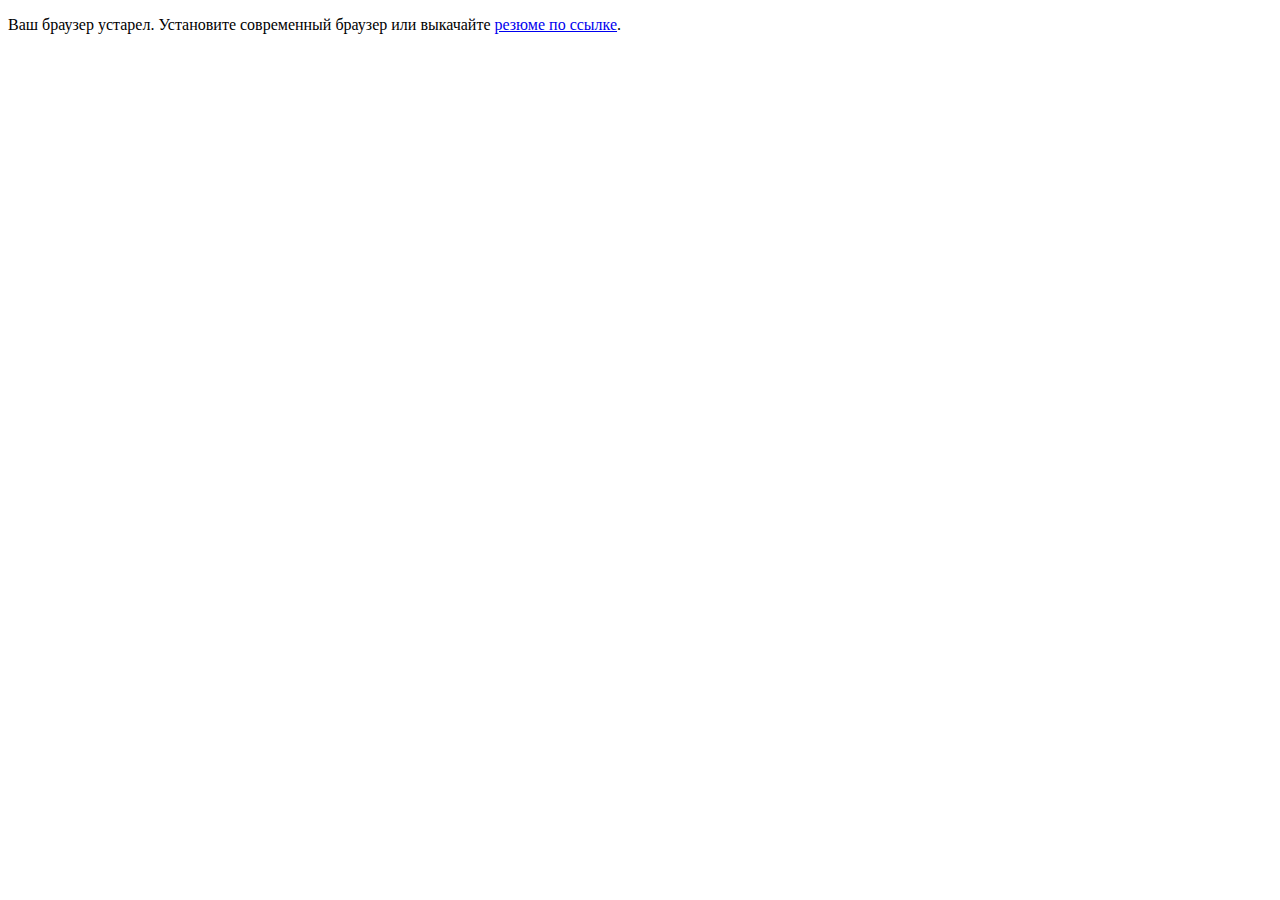
<file: old.html>
<!DOCTYPE html>
<html>
<head lang="en">
    <meta charset="UTF-8">
    <title>Резюме</title>
</head>
<body>
    <p>Ваш браузер устарел. Установите современный браузер или выкачайте <a href="/docs/cv.ru.olegblud.docx">резюме по ссылке</a>.</p>
</body>
</html>
</file>
<file: css/keyframes.css>
/***********************************************************************************************************************
** Rotate
***********************************************************************************************************************/

@-webkit-keyframes rotate {
    from {
        -webkit-transform: rotate(0deg);
    }
    to {
        -webkit-transform: rotate(360deg);
    }
}

@-moz-keyframes rotate {
    from {
        -moz-transform: rotate(0deg);
    }
    to {
        -moz-transform: rotate(360deg);
    }
}

@-o-keyframes rotate {
    from {
        -o-transform: rotate(0deg);

    }
    to {
        -o-transform: rotate(360deg);
    }
}

@-ms-keyframes rotate {
    from {
        -ms-transform: rotate(0deg);
    }
    to {
        -ms-transform: rotate(360deg);
    }
}

@keyframes rotate {
    from {
        transform: rotate(0deg);
    }
    to {
        transform: rotate(360deg);
    }
}


/**********************************************************************************************************************/





/***********************************************************************************************************************
** Rotate
***********************************************************************************************************************/

@-webkit-keyframes rotate-back {
    from {
        -webkit-transform: rotate(360deg);
    }
    to {
        -webkit-transform: rotate(0deg);
    }
}

@-moz-keyframes rotate-back {
    from {
        -moz-transform: rotate(360deg);
    }
    to {
        -moz-transform: rotate(0deg);
    }
}

@-o-keyframes rotate-back {
    from {
        -o-transform: rotate(360deg);

    }
    to {
        -o-transform: rotate(0deg);
    }
}

@-ms-keyframes rotate-back {
    from {
        -ms-transform: rotate(360deg);
    }
    to {
        -ms-transform: rotate(0deg);
    }
}

@keyframes rotate-back {
    from {
        transform: rotate(0deg);
    }
    to {
        transform: rotate(360deg);
    }
}

/**********************************************************************************************************************/



/***********************************************************************************************************************
** Rotate
***********************************************************************************************************************/

@-webkit-keyframes blink {
    from {
        opacity: 1;
    }
    to {
        opacity: 0;
    }
}

@-moz-keyframes blink {
    from {
        opacity: 1;
    }
    to {
        opacity: 0;
    }
}

@-o-keyframes blink {
    from {
        opacity: 1;
    }
    to {
        opacity: 0;
    }
}

@-ms-keyframes blink {
    from {
        opacity: 1;
    }
    to {
        opacity: 0;
    }
}

@keyframes blink {
    from {
        opacity: 1;
    }
    to {
        opacity: 0;
    }
}

/**********************************************************************************************************************/
</file>
<file: css/media.css>
@media (max-width : 1200px)
{

    /*******************************************************************************************************************
    ** Section Menu
    *******************************************************************************************************************/
    .Menu .Social
    {
        position : static;
    }

    /*******************************************************************************************************************
    ** Section CV
    *******************************************************************************************************************/
    .Section-CV
    {
        width : 100%;
    }

    /*******************************************************************************************************************
    ** Section Title
    *******************************************************************************************************************/
    .Section-Services
    {
        width : 100%;
    }

    .Portfolio
    {
        width : 100%;
    }

    .Portfolio-Item-Box
    {
        width : 50%;
    }

    /*******************************************************************************************************************
   ** Section Skills
   *******************************************************************************************************************/
    .Section-Skills, .Section-Connect
    {
        width : 100%;
    }

}

@media (max-width : 600px)
{
    /*******************************************************************************************************************
    ** Section Title
    *******************************************************************************************************************/
    .Section-Title .Name
    {
        font-size      : 36px;
        letter-spacing : 8px;
    }

    /*******************************************************************************************************************
    ** Section Title
    *******************************************************************************************************************/
    .Section-About .Portrait
    {
        width    : 100%;
        height   : 320px;
        position : relative;
    }

    .Section-About .Info
    {
        width : 100%;
    }

    /*******************************************************************************************************************
    ** Section Title
    *******************************************************************************************************************/
    .Section-Services
    {
        padding : 0 20px;
    }

    .Section-Services .Service
    {
        width   : 100%;
        padding : 40px 0;
    }

    .Section-Services .Service.Middle
    {
        border-top    : #ebebeb solid 1px;
        border-bottom : #ebebeb solid 1px;
        border-right  : 0;
        border-left   : 0;
    }

    /*******************************************************************************************************************
    ** Section Headers
    *******************************************************************************************************************/
    header h2
    {
        font-size : 2em;
    }

    /*******************************************************************************************************************
    ** Section CV
    *******************************************************************************************************************/
    .Section-CV
    {
        padding : 0px 0px;
    }

    .Section-CV:before
    {
        display : none;
    }

    .Section-CV .CV .Number
    {
        display : none;
    }

    .Section-CV .CVInfo
    {
        width : 100%;
    }

    .Section-CV .CV:last-of-type .CVInfo
    {
        border-bottom : none;
    }

    /*******************************************************************************************************************
    ** Portfolio
    *******************************************************************************************************************/
    .Portfolio-Item-Box
    {
        width : 100%;
    }

    .Portfolio-Item
    {
        height : 200px;
    }

    .Portfolio-Link, .Portfolio-Lightbox
    {
        top : 50px;
    }

    /*******************************************************************************************************************
    ** Section Skills
    *******************************************************************************************************************/
    .Skill
    {
        width   : 50%;
        padding : 40px;
    }

    .Skill.Last-Row:nth-last-of-type(3), .Skill.Last-Row:nth-last-of-type(4)
    {
        border-bottom : 1px solid #ebebeb;
    }

    .Skill:nth-of-type(2n+1)
    {
        border-left : none;
    }

    .Section-Connect .Form, .Section-Connect .Map
    {
        width : 100%;
    }

    .Section-Connect .Form
    {
        margin-bottom : 130px;
    }
}
</file>
<file: css/ie8.css>
.Section-Title
{
    filter     : progid:DXImageTransform.Microsoft.AlphaImageLoader(src='/pictures/section-title.jpg', sizingMethod='scale');
    -ms-filter : "progid:DXImageTransform.Microsoft.AlphaImageLoader(src='/pictures/section-title.jpg', sizingMethod='scale')";
    background : none;
}

.Section-About .Portrait
{

    filter     : progid:DXImageTransform.Microsoft.AlphaImageLoader(src='/pictures/portrait.jpg', sizingMethod='scale');
    -ms-filter : "progid:DXImageTransform.Microsoft.AlphaImageLoader(src='/pictures/portrait.jpg', sizingMethod='scale')";
    background : none;
}


.Pre-Loading
{
    display : none;
}

.Header-Wrapper:before{
    display: none;
}
</file>
<file: css/index.css>
/***********************************************************************************************************************
** Presets
***********************************************************************************************************************/
@import url(http://fonts.googleapis.com/css?family=Open+Sans:300italic,400italic,700,300,600,400&subset=latin,cyrillic,cyrillic-ext);

body
{
    padding     : 0px;
    margin      : 0px;
    height      : 100%;
    line-height : 2;
    font-size   : 13px;

}

#preloadedImages
{
    width: 0px;
    height: 0px;
    display: inline;
    background-image: url('/pictures/portrait_hover.jpg') no-repeat center;
}

*
{
    margin             : 0px;
    padding            : 0px;
    -webkit-box-sizing : border-box;
    -moz-box-sizing    : border-box;
    box-sizing         : border-box;
    font-family        : 'Open Sans', sans-serif;
}

a
{
    color           : inherit;
    text-decoration : none;
    font-family     : inherit;
}

ul
{
    list-style : none;
}

h1, h2, h3, h4, h5, h6
{
    line-height : 1.2;
}

h4, h5, h6
{
    letter-spacing : 1px;
}

h5
{
    font-size : 1.2em;
}

img
{
    border : none;
}

.Main
{
    overflow : hidden;
}

/**********************************************************************************************************************/

/***********************************************************************************************************************
** Pre-Loading
***********************************************************************************************************************/

.Pre-Loading
{
    width      : 100%;
    height     : 100%;

    /*background: #fff;*/
    position   : fixed;
    z-index    : 99999;
    background : #fff;
}

.Pre-Loading .Round-First
{
    position          : absolute;
    top               : 50%;
    left              : 50%;

    width             : 140px;
    height            : 140px;
    margin            : -70px 0 0 -70px;

    border-radius     : 50% 50% 50% 50%;
    border-left       : 6px solid #888;

    -webkit-animation : rotate 1.3s linear infinite normal;
    -moz-animation    : rotate 1.3s linear infinite normal;
    -o-animation      : rotate 1.3s linear infinite normal;
    -ms-animation     : rotate 1.3s linear infinite normal;
    animation         : rotate 1.3s linear infinite normal;
}

.Pre-Loading .Round-Second
{
    top               : 10px;
    left              : 10px;
    position          : relative;

    width             : 120px;
    height            : 120px;

    border-radius     : 50% 50% 50% 50%;
    border-left       : 3px solid #888;

    -webkit-animation : rotate 3.3s linear infinite normal;
    -moz-animation    : rotate 3.3s linear infinite normal;
    -o-animation      : rotate 3.3s linear infinite normal;
    -ms-animation     : rotate 3.3s linear infinite normal;
    animation         : rotate 3.3s linear infinite normal;
}

/**********************************************************************************************************************/

/***********************************************************************************************************************
** Section Title
***********************************************************************************************************************/

.Section-Title
{
    position              : fixed;
    display               : table;

    top                   : 0px;
    width                 : 100%;
    height                : 100%;
    min-height            : 600px;

    filter                : progid:DXImageTransform.Microsoft.AlphaImageLoader(src='/pictures/section-title.jpg', sizingMethod='scale');
    -ms-filter            : "progid:DXImageTransform.Microsoft.AlphaImageLoader(src='/pictures/section-title.jpg', sizingMethod='scale')";
    background            : url("/pictures/section-title.jpg") no-repeat center;
    background-size       : cover;
    background-attachment : fixed;

    text-align            : center;
}

.Section-Title .Vertical
{
    position       : relative;
    display        : table-cell;
    width          : 100%;
    vertical-align : middle;
    margin-top     : 0;
    text-align     : center;
    margin-bottom  : 0;
    float          : none;
}

.Section-Title:after
{
    width              : 50%;
    height             : 100%;

    content            : ' ';
    position           : absolute;
    right              : 0;
    background         : rgba(255, 255, 255, 0.3);
    -webkit-transition : all 1.3s ease 0s;
    -moz-transition    : all 1.3s ease 0s;
    -o-transition      : all 1.3s ease 0s;
    -ms-transition     : all 1.3s ease 0s;
}

.Section-Title:before
{
    width              : 50%;
    height             : 100%;

    content            : ' ';
    position           : absolute;
    background         : rgba(255, 255, 255, 0.61);
    -webkit-transition : all 1.3s ease 0s;
    -moz-transition    : all 1.3s ease 0s;
    -o-transition      : all 1.3s ease 0s;
    -ms-transition     : all 1.3s ease 0s;

}

.Section-Title.White:after
{
    background         : rgba(255, 255, 255, 0.8);
    -webkit-transition : all 2.3s ease 0s;
    -moz-transition    : all 2.3s ease 0s;
    -o-transition      : all 2.3s ease 0s;
    -ms-transition     : all 2.3s ease 0s;
}

.Section-Title.White:before
{
    background         : rgba(255, 255, 255, 0.9);
    -webkit-transition : all 2.3s ease 0s;
    -moz-transition    : all 2.3s ease 0s;
    -o-transition      : all 2.3s ease 0s;
    -ms-transition     : all 2.3s ease 0s;
}

.Section-Title .Wrapper-Hello
{
    position   : absolute;

    top        : 100px;
    width      : 100%;

    text-align : center;
    z-index    : 10;
}

.Section-Title .Hello
{
    display        : inline-block;
    font-weight    : 700;
    text-transform : uppercase;

    border         : 3px solid #000;
    color          : #000;
    background     : #fff;
    background     : rgba(255, 255, 255, 0.3);
    letter-spacing : 2px;

    padding        : 10px 30px;

}

.Section-Title .Name
{
    font-size      : 60px;
    margin-bottom  : 20px;
    font-weight    : 700;
    text-transform : uppercase;
    position       : relative;
    z-index        : 3;
    letter-spacing : 10px;
}

.Section-Title .Profession
{
    position       : relative;
    display        : inline-block;

    z-index        : 3;
    font-weight    : 400;
    text-transform : uppercase;
    border-bottom  : 1px solid #000;
    padding        : 10px;
    line-height    : 1.2;
    letter-spacing : 4px;
    font-family    : Georgia;
}

.Section-Title .Wrapper-Lang
{
    position   : absolute;

    bottom     : 50px;
    width      : 100%;

    text-align : center;
    z-index    : 10;
}

.Section-Title .Lang
{
    display            : inline-block;
    font-weight        : 700;
    text-transform     : uppercase;

    /*border         : 3px solid #000;*/
    color              : #000;
    background         : #fff;
    background         : rgba(255, 255, 255, 0.3);
    letter-spacing     : 2px;
    text-indent        : 6px;

    padding            : 10px 30px;
    cursor             : pointer;

    transition         : all 0.3s ease 0s;
    -webkit-transition : all 0.3s ease 0s;
    -moz-transition    : all 0.3s ease 0s;
    -o-transition      : all 0.3s ease 0s;
    -ms-transition     : all 0.3s ease 0s;
}

.Section-Title .Lang:hover
{
    background         : rgba(0, 0, 0, 0.5);
    color              : #ebebeb;

    transition         : all 0.3s ease 0s;
    -webkit-transition : all 0.3s ease 0s;
    -moz-transition    : all 0.3s ease 0s;
    -o-transition      : all 0.3s ease 0s;
    -ms-transition     : all 0.3s ease 0s;
}

/**********************************************************************************************************************/

/***********************************************************************************************************************
** Menu
***********************************************************************************************************************/

.Menu
{
    position           : relative;
    z-index            : 20;
    width              : 100%;
    top                : 0px;

    transition         : background 0.8s ease 0s;
    -webkit-transition : background 0.8s ease 0s;
    -moz-transition    : background 0.8s ease 0s;
    -o-transition      : background 0.8s ease 0s;
    -ms-transition     : background 0.8s ease 0s;
    padding            : 10px 0;
    background         : #fff;
    background         : rgba(255, 255, 255, 1);
    left               : 0;
    border-bottom      : 1px solid #ebebeb;
    text-align         : center;
}

.Menu .Sections
{
    padding : 8px 15px;
}

.Menu .Sections li
{
    display : inline-block;

}

.Menu .Sections li a
{
    font-weight        : 700;
    color              : #323232;
    outline            : none;
    font-size          : 12px;
    transition         : all 0.3s ease 0s;
    -webkit-transition : all 0.3s ease 0s;
    -moz-transition    : all 0.3s ease 0s;
    -o-transition      : all 0.3s ease 0s;
    -ms-transition     : all 0.3s ease 0s;
    text-decoration    : none;
    text-transform     : uppercase;
    color              : #7d7d7d;
}

.Menu .Sections li a.Active
{
    color : black;
}

.Menu .Sections li a:hover
{
    color : black;
}

.Menu .Sections li + li:before
{
    padding : 0 5px;
    color   : #ccc;
    content : "/\00a0";
}

.Menu .Social li
{
    display   : inline-block;
    color     : #7d7d7d;
    width     : 20px;
    font-size : 14px;
}

.Menu .Social li:hover
{
    color : black;
}

.Menu .Social
{
    position : absolute;
    right    : 18px;
    top      : 18px;
    color    : #7d7d7d;
}

/**********************************************************************************************************************/

/***********************************************************************************************************************
** Section Title
***********************************************************************************************************************/

.Content-Wrapper
{
    position   : relative;
    z-index    : 10;

    background : white;
    width      : 100%;
    height     : 100%;
}

.Section-About
{
    width    : 100%;
    display  : table;
    position : relative;
}

.Section-About .Portrait
{
    position        : absolute;

    width           : 50%;
    height          : 100%;
    float           : left;
    background      : url('../pictures/portrait.jpg') no-repeat center;
    background-size : cover;
    -webkit-transition : all 1.2s ease  0;
    -webkit-transition : all 1.2s ease  0;
    -moz-transition    : all 1.2s ease  0;
    -moz-transition    : all 1.2s ease  0;
    -o-transition      : all 1.2s ease  0;
    -o-transition      : all 1.2s ease  0;
    transition         : all 1.2s ease  0;
    transition         : all 1.2s ease  0;
}

.Section-About .Portrait:hover {
    background: url('../pictures/portrait_hover.jpg') no-repeat center;
    background-size: cover;
    -webkit-transition : all 2s ease 0.3s;
    -moz-transition    : all 2s ease 0.3s;
    -o-transition      : all 2s ease 0.3s;
    transition         : all 2s ease 0.3s;
}

.Section-About .Portrait .Overfly
{
    /*display: none;*/
    /*background : rgba(255, 255, 255, 0.6);*/
    /*box-shadow         : 1000px 0 0 0 rgba(255, 255, 255, 0.6) inset;*/
    width              : 100%;
    height             : 100%;
    position           : absolute;
    -webkit-transition : all ease 0.6s;
    -moz-transition    : all ease 0.6s;
    -o-transition      : all ease 0.6s;
    transition         : all ease 0.6s;
}

.Section-About .Portrait:hover .Overfly
{
    /*box-shadow         : 0 0 0 0 rgba(255, 255, 255, 0.6) inset;*/
    -webkit-transition : all ease 0.6s;
    -moz-transition    : all ease 0.6s;
    -o-transition      : all ease 0.6s;
    transition         : all ease 0.6s;
}

.Section-About .Portrait .Overfly-Content
{
    bottom     : 0px;
    position   : absolute;
    padding    : 40px;
    text-align : right;
    width      : 100%;
}

.Section-About .Portrait .Overfly-Content h4
{
    font-weight        : bold;
    margin-top         : 20px;
    margin-bottom      : 10px;
    text-transform     : uppercase;
    letter-spacing     : 2.5px;
    font-size          : 3em;
    line-height        : 1.2;
    color              : #000;
    text-shadow: 0px 0px 1px #ebebeb;

    -webkit-transition : all ease 0.6s;
    -moz-transition    : all ease 0.6s;
    -o-transition      : all ease 0.6s;
    transition         : all ease 0.6s;
}

.Section-About .Portrait:hover .Overfly-Content h4
{
    text-shadow: 0px 0px 1px #ebebeb,0px 0px 1px #EBEBEB;
    /*color              : #ebebeb;*/
    /*text-shadow        : 0 0 1px black;*/
    -webkit-transition : all ease 0.6s;
    -moz-transition    : all ease 0.6s;
    -o-transition      : all ease 0.6s;
    transition         : all ease 0.6s;
}

.Section-About .Portrait .Overfly-Content blockquote
{
    text-transform : uppercase;
    font-size      : 12px;
    font-family    : Georgia;
    letter-spacing : 1px;
    line-height    : 1.2;
    font-size      : 1.2em;
    margin-top     : 10px;
    margin-bottom  : 10px;
    text-shadow: 0px 0px 1px #ebebeb,0px 0px 1px #EBEBEB;
}

.Section-About .Portrait:hover .Overfly-Content blockquote
{
    text-shadow: 0px 0px 1px #ebebeb,0px 0px 1px #EBEBEB;
    /*color              : #ebebeb;*/
    /*text-shadow        : 0 0 1px black;*/
    -webkit-transition : all ease 0.6s;
    -moz-transition    : all ease 0.6s;
    -o-transition      : all ease 0.6s;
    transition         : all ease 0.6s;
}

.Section-About .Info
{
    width            : 50%;
    height           : 100%;
    float            : right;
    background-color : #323232;
}

.Section-About .Info .Some-Words
{
    background-color : #f5f5f5;
    padding          : 40px;
}

.Section-About .Info .Some-Words h4
{
    letter-spacing : 2px;
    font-size      : 2em;
    line-height    : 1.2;
    margin-bottom  : 10px;
    font-weight    : 400;
}

.Section-About .Info .Some-Words p
{
    max-width : 550px;
    color     : #7d7d7d;
    margin    : 0 0 10px;
}

.Section-About .Contacts
{
    padding : 40px;
    color   : #ebebeb;
}

.Section-About .Contacts i
{
    margin-right : 10px;
}

.Section-About .Contacts b
{
    width   : 100px;
    display : inline-block;
}

/**********************************************************************************************************************/

/***********************************************************************************************************************
** Section Services
***********************************************************************************************************************/

.Section-Services
{
    width      : 1200px;
    margin     : 0 auto;
    background : white;
    display    : table;
}

.Section-Services .Service .animated{
    opacity: 0;
}
.Section-Services .Service
{
    width      : 33.33%;
    float      : left;
    display    : inline-block;
    text-align : center;
    padding    : 80px 0;
}

.Section-Services .Service.Middle
{

    border-right : #ebebeb solid 1px;
    border-left  : #ebebeb solid 1px;
}

.Section-Services .Service i
{
    display   : block;
    clear     : both;
    font-size : 25px;
    color     : #7d7d7d;
}

.Section-Services .Service h5
{
    display        : inline-block;
    text-transform : uppercase;
    line-height    : 1.2;
    font-family    : 'Open Sans';
    letter-spacing : 1px;
    font-weight    : 400;
    font-size      : 1.2em;
    margin         : 10px 0px;
}

/**********************************************************************************************************************/

/***********************************************************************************************************************
** Header
***********************************************************************************************************************/

.Header-Wrapper
{
    position : relative;
}

header
{
    width         : 100%;
    text-align    : center;
    background    : #f5f5f5;
    padding       : 40px 0;
    position      : relative;
    border-top    : 1px solid #ebebeb;
    border-bottom : 1px solid #ebebeb;
}

.Header-Wrapper:before
{
    content           : "";
    z-index           : 1;
    position          : absolute;
    width             : 24px;
    height            : 24px;
    background        : #f5f5f5;
    left              : 50%;
    margin-left       : -12px;
    bottom            : -13px;
    border-right      : 1px solid #ebebeb;
    border-bottom     : 1px solid #ebebeb;

    transform         : rotate(45deg);
    -webkit-transform : rotate(45deg);
    -moz-transform    : rotate(45deg);
    -o-transform      : rotate(45deg);
    -ms-transform     : rotate(45deg);
}

header h2
{
    font-weight    : 700;
    text-transform : uppercase;
    letter-spacing : 2.5px;
    font-size      : 3em;
}

header i
{
    color : #7d7d7d;
}

header .Header-Icon
{
    position : relative;
    display  : inline-block;
}

header .Header-Icon:before
{
    content    : "";
    position   : absolute;
    height     : 1px;
    background : #323232;
    width      : 30px;
    left       : -40px;
    top        : 50%;
}

header .Header-Icon:after
{
    content    : "";
    position   : absolute;
    height     : 1px;
    background : #323232;
    width      : 30px;
    right      : -40px;
    top        : 50%;
}

/**********************************************************************************************************************/

/***********************************************************************************************************************
** CV
***********************************************************************************************************************/

.Section-CV
{
    width      : 1200px;
    margin     : 0 auto;
    text-align : center;
    background : white;
    position   : relative;
    padding    : 40px 0;

}

.Section-CV:before
{
    content    : "";
    position   : absolute;
    left       : 50%;
    top        : 0;
    height     : 100%;
    width      : 1px;
    background : #ebebeb;
}

.Section-CV p
{
    clear : both;
}

.Section-CV .Number b
{
    font-style     : italic;
    left           : inherit;
    padding-bottom : 10px;
    font-size      : 70px;
    color          : #ebebeb;
    font-weight    : 400;
    line-height    : 70px;
    font-family    : Georgia;
}

.Section-CV .CV.Right .Number
{
    text-align    : right;
    padding-right : 60px;
    margin-top    : 20px;
}

.Section-CV .CV.Left .Number
{
    text-align   : left;
    padding-left : 60px;
    margin-top   : 20px;
}

.Section-CV .Number img
{
    display    : block;
    max-height : 100px;
    max-width  : 100%;
    opacity: 0.12;
    -webkit-transition : all ease-out 0.3s;
    -moz-transition    : all ease-out 0.3s;
    -o-transition      : all ease-out 0.3s;
    transition         : all ease-out 0.3s;
}


.Section-CV .Number img:hover
{
    opacity: 1;
    -webkit-transition : all ease-in 0.6s;
    -moz-transition    : all ease-in 0.6s;
    -o-transition      : all ease-in 0.6s;
    transition         : all ease-in 0.6s;

}

.Section-CV .CV.Right .Number img
{
    clear : both;
    float : right;

}

.Section-CV .CV .CVInfo ul{
	list-style: disc;
	color: #7d7d7d;
}
.Section-CV .CV .CVInfo ul span{
	font-style: italic;
	width: 150px;
	display: inline-block;
}

.Section-CV .CV.Right .CVInfo
{
    text-align   : left;
    padding-left : 60px;
}

.Section-CV .CV.Left .CVInfo
{
    text-align    : right;
    padding-right : 60px;
}

.Section-CV:after, .Section-CV .CV
{
    clear : both;
}

.Section-CV .CV
{
    position : relative;
}

.Section-CV .CVInfo
{
    position      : relative;
    padding       : 20px;

    border-top    : 1px solid #ebebeb;
    border-bottom : 1px solid #ebebeb;
}

.Section-CV .CVInfo
{
    width : 50%;
    float : left;
}

.Section-CV .Number
{
    width : 50%;
    float : left;
}

.Section-CV .CV i
{
    width       : 40px;
    height      : 40px;
    line-height : 40px;
    text-align  : center;
    background  : #000;
    color       : #fff;
    position    : absolute;
    top         : 20px;
    font-size   : 14px;
}

.Section-CV .CV h5
{
    text-transform : uppercase;
    margin         : 10px 0;
}

.Section-CV .CV h6
{
    font-family : Georgia;
    font-size   : 13px;
    font-weight : 400;
    line-height : 2;
}

.Section-CV .CV p
{
    color       : #7d7d7d;
    line-height : 2;
}

.Section-CV .CV p.Years
{
    color       : #000;
    line-height : 2;
    font-family : Georgia;
}

.Section-CV .CV.Right i
{
    left : 0px;

}

.Section-CV .CV.Left i
{
    right : 0px;
}

/**********************************************************************************************************************/

/***********************************************************************************************************************
** CV
***********************************************************************************************************************/

.Portfolio
{
    display    : table;
    background : #fff;
    width      : 1200px;
    margin     : 60px auto;
}

.Portfolio-Item-Box
{
    width         : 33.33%;
    display       : inline-block;
    float         : left;
    padding-right : 15px;
    padding-left  : 15px;
}

.Portfolio-Item
{

    padding       : 5px;
    margin-bottom : 30px;
    background    : #fff;
    border        : 1px solid #ebebeb;
    position      : relative;
    overflow      : hidden;
    height        : 250px;
}

.Portfolio-Item img
{
    width    : 100%;
    display  : inline-block;
    position : relative;
}

.Portfolio-Item-Image
{
    height   : 100%;
    overflow : hidden;
    position : relative;
}

.Portfolio-Title
{
    position           : absolute;
    bottom             : 0px;
    text-align         : center;
    padding            : 8px 0px;
    background         : rgba(255, 255, 255, 1);
    margin             : 0 auto;
    width              : 100%;


    -webkit-transition : all ease 0.3s;
    -moz-transition    : all ease 0.3s;
    -o-transition      : all ease 0.3s;
    transition         : all ease 0.3s;
}



.Portfolio-Item:hover .Portfolio-Lightbox
{
    opacity            : 1;
    -webkit-transition : all ease-out 0.3s;
    -moz-transition    : all ease-out 0.3s;
    -o-transition      : all ease-out 0.3s;
    transition         : all ease-out 0.3s;
}

.Portfolio-Lightbox
{
    position           : absolute;
    margin             : 5px;
    display            : inline-block;
    width              : 40px;
    height             : 40px;
    left               : 50%;
    margin-left        : -45px;
    top                : 80px;
    border-radius      : 5px !important;
    background         : rgba(0, 0, 0, 0.5);
    text-align         : center;
    border             : 1px solid white;
    cursor             : pointer;
    -webkit-transition : all ease-out 0.3s;
    -moz-transition    : all ease-out 0.3s;
    -o-transition      : all ease-out 0.3s;
    transition         : all ease-out 0.3s;
    opacity            : 0;
}

.Portfolio-Lightbox:hover
{
    background         : white;
    border             : 1px solid #ebebeb;
    -webkit-transition : all ease-out 0.3s;
    -moz-transition    : all ease-out 0.3s;
    -o-transition      : all ease-out 0.3s;
    transition         : all ease-out 0.3s;
}

.Portfolio-Lightbox:hover i
{
    color              : black;
    -webkit-transition : all ease-out 0.3s;
    -moz-transition    : all ease-out 0.3s;
    -o-transition      : all ease-out 0.3s;
    transition         : all ease-out 0.3s;
}

.Portfolio-Lightbox i
{
    color              : white;
    margin-top         : 12px;
    display            : inline-block;
    font-size          : 13px;
    -webkit-transition : all ease-out 0.3s;
    -moz-transition    : all ease-out 0.3s;
    -o-transition      : all ease-out 0.3s;
    transition         : all ease-out 0.3s;
}

.Portfolio-Item:hover .Portfolio-Link
{
    opacity            : 1;
    -webkit-transition : all ease-out 0.3s;
    -moz-transition    : all ease-out 0.3s;
    -o-transition      : all ease-out 0.3s;
    transition         : all ease-out 0.3s;
}

.Portfolio-Link
{
    position           : absolute;
    margin             : 5px;
    display            : inline-block;
    width              : 40px;
    height             : 40px;
    left               : 50%;
    margin-left        : 5px;
    top                : 80px;
    border-radius      : 5px !important;
    background         : rgba(0, 0, 0, 0.5);
    text-align         : center;
    border             : 1px solid white;
    cursor             : pointer;
    -webkit-transition : all ease-out 0.3s;
    -moz-transition    : all ease-out 0.3s;
    -o-transition      : all ease-out 0.3s;
    transition         : all ease-out 0.3s;
    opacity            : 0;
}

.Portfolio-Link:hover
{
    background         : white;
    border             : 1px solid #ebebeb;
    -webkit-transition : all ease-out 0.3s;
    -moz-transition    : all ease-out 0.3s;
    -o-transition      : all ease-out 0.3s;
    transition         : all ease-out 0.3s;
}

.Portfolio-Link:hover i
{
    color              : black;
    -webkit-transition : all ease-out 0.3s;
    -moz-transition    : all ease-out 0.3s;
    -o-transition      : all ease-out 0.3s;
    transition         : all ease-out 0.3s;
}

.Portfolio-Link i
{
    color              : white;
    margin-top         : 12px;
    display            : inline-block;
    font-size          : 13px;
    -webkit-transition : all ease-out 0.3s;
    -moz-transition    : all ease-out 0.3s;
    -o-transition      : all ease-out 0.3s;
    transition         : all ease-out 0.3s;
}

/**********************************************************************************************************************/

/***********************************************************************************************************************
** Skills
***********************************************************************************************************************/

.Section-Skills
{
    display    : table;
    background : #fff;
    width      : 1200px;
    margin     : 0px auto;
}

.Skill
{
    display       : inline-block;
    float         : left;
    width         : 25%;
    border-left   : 1px solid #ebebeb;
    text-align    : center;
    padding: 80px 0px;
    border-bottom : 1px solid #ebebeb;

    line-height: 1.2;
    letter-spacing: 1px;
    font-size: 1.2em;
}

.Skill.First-Item
{
    border-left : 0;
}

.Skill.Last-Row
{
    border-bottom : 0;
}

/**********************************************************************************************************************/

/***********************************************************************************************************************
** Contacts
***********************************************************************************************************************/

.Section-Connect
{
    display : table;
    width   : 1200px;
    margin  : 0 auto;

}

.Section-Connect .Map
{
    display  : inline-block;
    width    : 50%;
    height   : 600px;
    float    : left;
    position : relative;
}

.Section-Connect .Form
{
    display : inline-block;

    width   : 50%;
    height  : 400px;
    float   : left;
    padding : 40px;
}

.Section-Connect form input:focus, .Section-Connect form textarea:focus
{
    outline : none;
    background: #ebebeb;
    color: #000;
}

.Section-Connect form input, .Section-Connect form textarea
{
    display       : block;
    clear         : both;
    box-shadow    : none;
    height        : 45px;
    width         : 100%;
    padding       : 6px 12px;
    font-size     : 14px;
    line-height   : 1.4;
    color         : #555;
    border        : 1px solid #ccc;
    margin-bottom : 10px;
}

.Section-Connect form textarea
{
    height : 135px;
}

.Section-Connect form label
{
    display     : block;
    color       : #7d7d7d;
    clear       : both;
    font-weight : 700;
}

.Section-Connect button
{
    color              : #fff;
    background-color   : #000;

    font-weight        : 700;
    text-transform     : uppercase;
    font-size          : 12px;
    min-width          : 150px;
    letter-spacing     : 1px;
    padding            : 12px;
    border             : 1px solid #000;
    cursor             : pointer;
    margin-top         : 10px;
    float              : right;

    -webkit-transition : all 0.5s ease 0s;
    -moz-transition    : all 0.5s ease 0s;
    -o-transition      : all 0.5s ease 0s;
    -ms-transition     : all 0.5s ease 0s;
}

.Section-Connect button:hover
{
    box-shadow         : 0px 0px 20px 30px white inset;
    color              : black;
    border             : 1px solid black;
    -webkit-transition : all 0.5s ease 0s;
    -moz-transition    : all 0.5s ease 0s;
    -o-transition      : all 0.5s ease 0s;
    -ms-transition     : all 0.5s ease 0s;
}

.Section-Connect .Overlay
{
    background : rgba(245, 245, 245, 0.5);
    position   : absolute;
    top        : 0px;
    width      : 100%;
    height     : 100%;
}

/**********************************************************************************************************************/

/***********************************************************************************************************************
** Contacts
***********************************************************************************************************************/

footer
{
    background : #323232;
    color      : white;
    text-align : center;
    display    : table;
    width      : 100%;
}

footer .Social
{
    margin : 20px 0px 10px;
}

footer .Social li
{
    display : inline-block;
}

footer .Social a
{
    display            : inline-block;
    font-size          : 16px;
    width              : 30px;
    height             : 30px;
    background         : #282828;
    margin             : 0px 5px;

    -webkit-transition : all 0.5s ease 0s;
    -moz-transition    : all 0.5s ease 0s;
    -o-transition      : all 0.5s ease 0s;
    -ms-transition     : all 0.5s ease 0s;
}

footer .Social a:hover
{
    color              : #282828;
    box-shadow         : 0px 0px 0px 20px white inset;
    cursor             : pointer;

    -webkit-transition : all 0.8s ease 0s;
    -moz-transition    : all 0.8s ease 0s;
    -o-transition      : all 0.8s ease 0s;
    -ms-transition     : all 0.8s ease 0s;
}

footer p
{
    color         : #7d7d7d;
    font-size     : 12px;
    margin-bottom : 0px;
}

footer:after
{
    height     : 5px;
    position   : absolute;
    content    : ' ';
    left       : 0px;
    right      : 0px;
    bottom     : 0px;
    background : #505050;
}

footer a.Home
{
    width              : 46px;
    height             : 46px;
    position           : relative;
    bottom             : -23px;
    background         : rgb(80, 80, 80);
    display            : inline-block;
    font-size          : 18px;
    transform          : rotate(45deg);
    text-align         : center;
    z-index            : 10;
    -webkit-transition : all 0.5s ease 0s;
    -moz-transition    : all 0.5s ease 0s;
    -o-transition      : all 0.5s ease 0s;
    -ms-transition     : all 0.5s ease 0s;
}

footer a.Home i
{
    transform : rotate(-45deg);
    position  : relative;
    top       : -4px;
    left      : -7px;
}

footer a.Home:hover
{
    box-shadow         : 0 0 0 30px #282828 inset;
    -webkit-transition : all 0.5s ease 0s;
    -moz-transition    : all 0.5s ease 0s;
    -o-transition      : all 0.5s ease 0s;
    -ms-transition     : all 0.5s ease 0s;
}

footer div
{
    background         : rgb(80, 80, 80);
    display            : inline-block;
    padding            : 5px 40px;
    color              : #7d7d7d;
    font-size          : 12px;
    cursor             : pointer;

    -webkit-transition : all 0.5s ease 0s;
    -moz-transition    : all 0.5s ease 0s;
    -o-transition      : all 0.5s ease 0s;
    -ms-transition     : all 0.5s ease 0s;
}

footer div:hover
{
    /*box-shadow         : 0 0 0 30px #fff inset;*/
    /*color              : #000;*/
    /*-webkit-transition : all 1.2s ease 0s;*/
    /*-moz-transition    : all 1.2s ease 0s;*/
    /*-o-transition      : all 1.2s ease 0s;*/
    /*-ms-transition     : all 1.2s ease 0s;*/
}

/**********************************************************************************************************************/

.UPF-Window img
{
    width : 100%;
}

.Registration-Success
{
    color          : #7d7d7d;
    text-transform : uppercase;
    margin-top     : 28px;
}

.Registration-Error
{
    color          : #770101;
    margin-top     : 28px;
    font-weight    : bold;
    text-transform : uppercase;
}

.Section-Title .Profession span
{
    line-height: 1.2;
    letter-spacing: 4px;
    font-family: Georgia;
}

.Section-Title .Profession i{
    -webkit-animation : blink 1s linear 1s infinite normal;
    -moz-animation    : blink 1s linear 1s infinite normal;
    -o-animation      : blink 1s linear 1s infinite normal;
    -ms-animation     : blink 1s linear 1s infinite normal;
    animation         : blink 1s linear 1s infinite normal;
}


.Portfolio-Item-Head{
	text-align: center;
	font-weight: bold;
	text-transform: uppercase;
}
</file>
